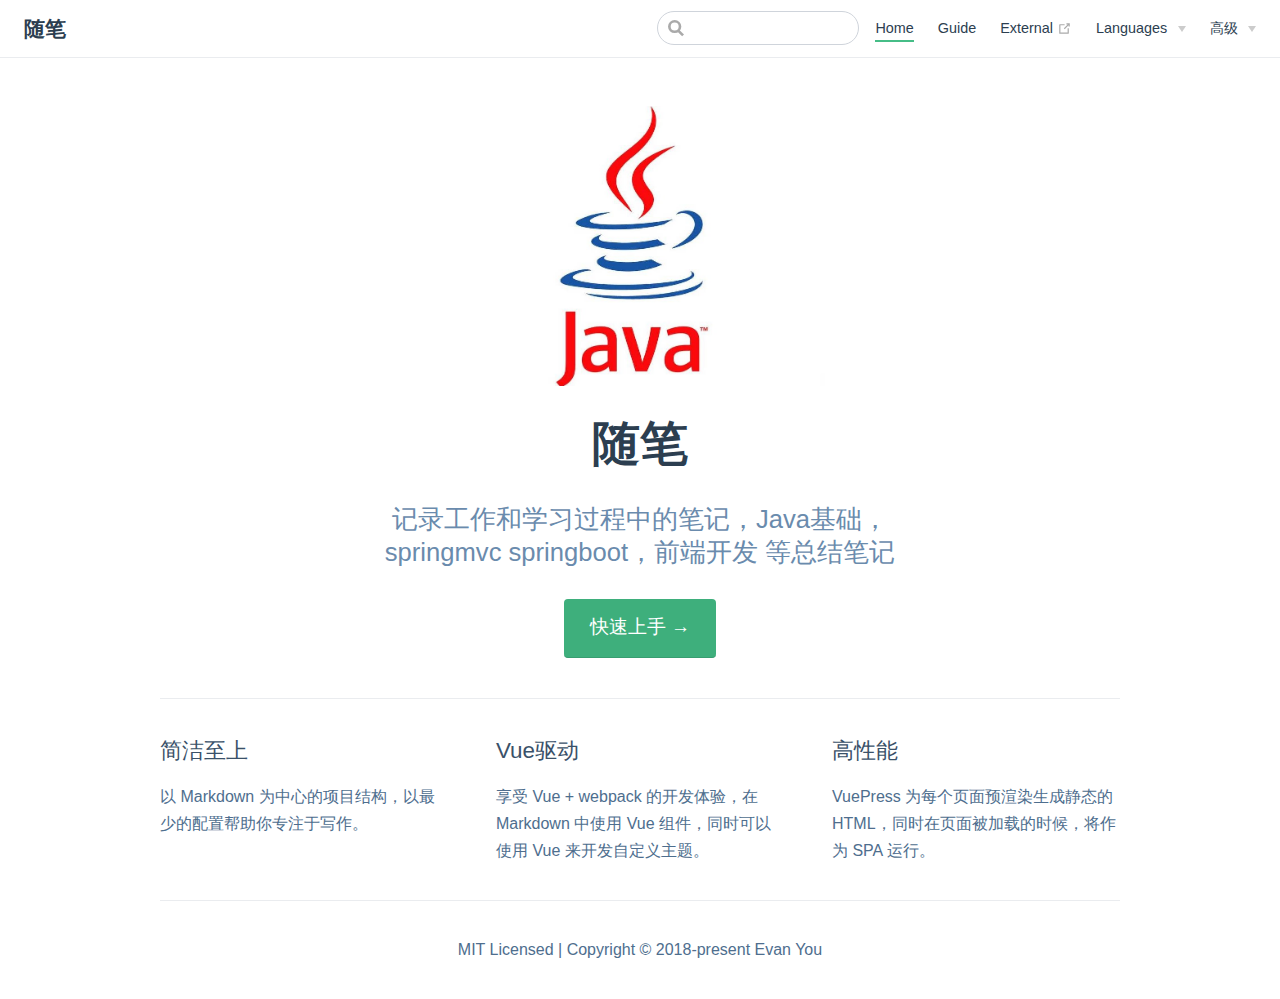
<file: index.html>
<!DOCTYPE html>
<html lang="en-US">
  <head>
    <meta charset="utf-8">
    <meta name="viewport" content="width=device-width,initial-scale=1">
    <title>随笔</title>
    <meta name="description" content="记录工作和学习过程中的笔记，Java基础，springmvc springboot，前端开发 等总结笔记">
    
    
    <link rel="preload" href="/assets/css/0.styles.0f95b1b7.css" as="style"><link rel="preload" href="/assets/js/app.8ebb2434.js" as="script"><link rel="preload" href="/assets/js/2.628c0579.js" as="script"><link rel="preload" href="/assets/js/6.0343980f.js" as="script"><link rel="prefetch" href="/assets/js/10.8957b16d.js"><link rel="prefetch" href="/assets/js/11.1a735852.js"><link rel="prefetch" href="/assets/js/12.a48df087.js"><link rel="prefetch" href="/assets/js/13.e732927b.js"><link rel="prefetch" href="/assets/js/14.74976e53.js"><link rel="prefetch" href="/assets/js/15.636e924c.js"><link rel="prefetch" href="/assets/js/16.8cca687c.js"><link rel="prefetch" href="/assets/js/17.479a62d3.js"><link rel="prefetch" href="/assets/js/18.89496310.js"><link rel="prefetch" href="/assets/js/19.af6cd4f5.js"><link rel="prefetch" href="/assets/js/3.334e05c4.js"><link rel="prefetch" href="/assets/js/4.f2814d93.js"><link rel="prefetch" href="/assets/js/5.f2ee3dfe.js"><link rel="prefetch" href="/assets/js/7.1286859d.js"><link rel="prefetch" href="/assets/js/8.9a2535db.js"><link rel="prefetch" href="/assets/js/9.34b1ef4f.js">
    <link rel="stylesheet" href="/assets/css/0.styles.0f95b1b7.css">
  </head>
  <body>
    <div id="app" data-server-rendered="true"><div class="theme-container no-sidebar"><header class="navbar"><div class="sidebar-button"><svg xmlns="http://www.w3.org/2000/svg" aria-hidden="true" role="img" viewBox="0 0 448 512" class="icon"><path fill="currentColor" d="M436 124H12c-6.627 0-12-5.373-12-12V80c0-6.627 5.373-12 12-12h424c6.627 0 12 5.373 12 12v32c0 6.627-5.373 12-12 12zm0 160H12c-6.627 0-12-5.373-12-12v-32c0-6.627 5.373-12 12-12h424c6.627 0 12 5.373 12 12v32c0 6.627-5.373 12-12 12zm0 160H12c-6.627 0-12-5.373-12-12v-32c0-6.627 5.373-12 12-12h424c6.627 0 12 5.373 12 12v32c0 6.627-5.373 12-12 12z"></path></svg></div> <a href="/" class="home-link router-link-exact-active router-link-active"><!----> <span class="site-name">随笔</span></a> <div class="links"><div class="search-box"><input aria-label="Search" autocomplete="off" spellcheck="false" value=""> <!----></div> <nav class="nav-links can-hide"><div class="nav-item"><a href="/" class="nav-link router-link-exact-active router-link-active">Home</a></div><div class="nav-item"><a href="/guide/" class="nav-link">Guide</a></div><div class="nav-item"><a href="https://google.com" target="_blank" rel="noopener noreferrer" class="nav-link external">
  External
  <svg xmlns="http://www.w3.org/2000/svg" aria-hidden="true" x="0px" y="0px" viewBox="0 0 100 100" width="15" height="15" class="icon outbound"><path fill="currentColor" d="M18.8,85.1h56l0,0c2.2,0,4-1.8,4-4v-32h-8v28h-48v-48h28v-8h-32l0,0c-2.2,0-4,1.8-4,4v56C14.8,83.3,16.6,85.1,18.8,85.1z"></path> <polygon fill="currentColor" points="45.7,48.7 51.3,54.3 77.2,28.5 77.2,37.2 85.2,37.2 85.2,14.9 62.8,14.9 62.8,22.9 71.5,22.9"></polygon></svg></a></div><div class="nav-item"><div class="dropdown-wrapper"><button type="button" aria-label="Languages" class="dropdown-title"><span class="title">Languages</span> <span class="arrow right"></span></button> <ul class="nav-dropdown" style="display:none;"><li class="dropdown-item"><!----> <a href="/language/chinese.html" class="nav-link">Chinese</a></li><li class="dropdown-item"><!----> <a href="/language/japanese.html" class="nav-link">Japanese</a></li></ul></div></div><div class="nav-item"><div class="dropdown-wrapper"><button type="button" aria-label="高级" class="dropdown-title"><span class="title">高级</span> <span class="arrow right"></span></button> <ul class="nav-dropdown" style="display:none;"><li class="dropdown-item"><h4>算法</h4> <ul class="dropdown-subitem-wrapper"><li class="dropdown-subitem"><a href="/language/chinese.html" class="nav-link">冒泡</a></li><li class="dropdown-subitem"><a href="/language/japanese.html" class="nav-link">快速</a></li></ul></li><li class="dropdown-item"><h4>设计模式</h4> <ul class="dropdown-subitem-wrapper"><li class="dropdown-subitem"><a href="/home2.html" class="nav-link">工厂</a></li><li class="dropdown-subitem"><a href="/home1.html" class="nav-link">单例</a></li></ul></li></ul></div></div> <!----></nav></div></header> <div class="sidebar-mask"></div> <aside class="sidebar"><nav class="nav-links"><div class="nav-item"><a href="/" class="nav-link router-link-exact-active router-link-active">Home</a></div><div class="nav-item"><a href="/guide/" class="nav-link">Guide</a></div><div class="nav-item"><a href="https://google.com" target="_blank" rel="noopener noreferrer" class="nav-link external">
  External
  <svg xmlns="http://www.w3.org/2000/svg" aria-hidden="true" x="0px" y="0px" viewBox="0 0 100 100" width="15" height="15" class="icon outbound"><path fill="currentColor" d="M18.8,85.1h56l0,0c2.2,0,4-1.8,4-4v-32h-8v28h-48v-48h28v-8h-32l0,0c-2.2,0-4,1.8-4,4v56C14.8,83.3,16.6,85.1,18.8,85.1z"></path> <polygon fill="currentColor" points="45.7,48.7 51.3,54.3 77.2,28.5 77.2,37.2 85.2,37.2 85.2,14.9 62.8,14.9 62.8,22.9 71.5,22.9"></polygon></svg></a></div><div class="nav-item"><div class="dropdown-wrapper"><button type="button" aria-label="Languages" class="dropdown-title"><span class="title">Languages</span> <span class="arrow right"></span></button> <ul class="nav-dropdown" style="display:none;"><li class="dropdown-item"><!----> <a href="/language/chinese.html" class="nav-link">Chinese</a></li><li class="dropdown-item"><!----> <a href="/language/japanese.html" class="nav-link">Japanese</a></li></ul></div></div><div class="nav-item"><div class="dropdown-wrapper"><button type="button" aria-label="高级" class="dropdown-title"><span class="title">高级</span> <span class="arrow right"></span></button> <ul class="nav-dropdown" style="display:none;"><li class="dropdown-item"><h4>算法</h4> <ul class="dropdown-subitem-wrapper"><li class="dropdown-subitem"><a href="/language/chinese.html" class="nav-link">冒泡</a></li><li class="dropdown-subitem"><a href="/language/japanese.html" class="nav-link">快速</a></li></ul></li><li class="dropdown-item"><h4>设计模式</h4> <ul class="dropdown-subitem-wrapper"><li class="dropdown-subitem"><a href="/home2.html" class="nav-link">工厂</a></li><li class="dropdown-subitem"><a href="/home1.html" class="nav-link">单例</a></li></ul></li></ul></div></div> <!----></nav>  <ul class="sidebar-links"><li><section class="sidebar-group depth-0"><p class="sidebar-heading open"><span>Home</span> <!----></p> <!----></section></li></ul> </aside> <main aria-labelledby="main-title" class="home"><header class="hero"><img src="./images/timg.jpg" alt="hero"> <h1 id="main-title">随笔</h1> <p class="description">
      记录工作和学习过程中的笔记，Java基础，springmvc springboot，前端开发 等总结笔记
    </p> <p class="action"><a href="/Home1.html" class="nav-link action-button">快速上手 →</a></p></header> <div class="features"><div class="feature"><h2>简洁至上</h2> <p>以 Markdown 为中心的项目结构，以最少的配置帮助你专注于写作。</p></div><div class="feature"><h2>Vue驱动</h2> <p>享受 Vue + webpack 的开发体验，在 Markdown 中使用 Vue 组件，同时可以使用 Vue 来开发自定义主题。</p></div><div class="feature"><h2>高性能</h2> <p>VuePress 为每个页面预渲染生成静态的 HTML，同时在页面被加载的时候，将作为 SPA 运行。</p></div></div> <div class="theme-default-content custom content__default"></div> <div class="footer">
    MIT Licensed | Copyright © 2018-present Evan You
  </div></main></div><div class="global-ui"></div></div>
    <script src="/assets/js/app.8ebb2434.js" defer></script><script src="/assets/js/2.628c0579.js" defer></script><script src="/assets/js/6.0343980f.js" defer></script>
  </body>
</html>
</file>
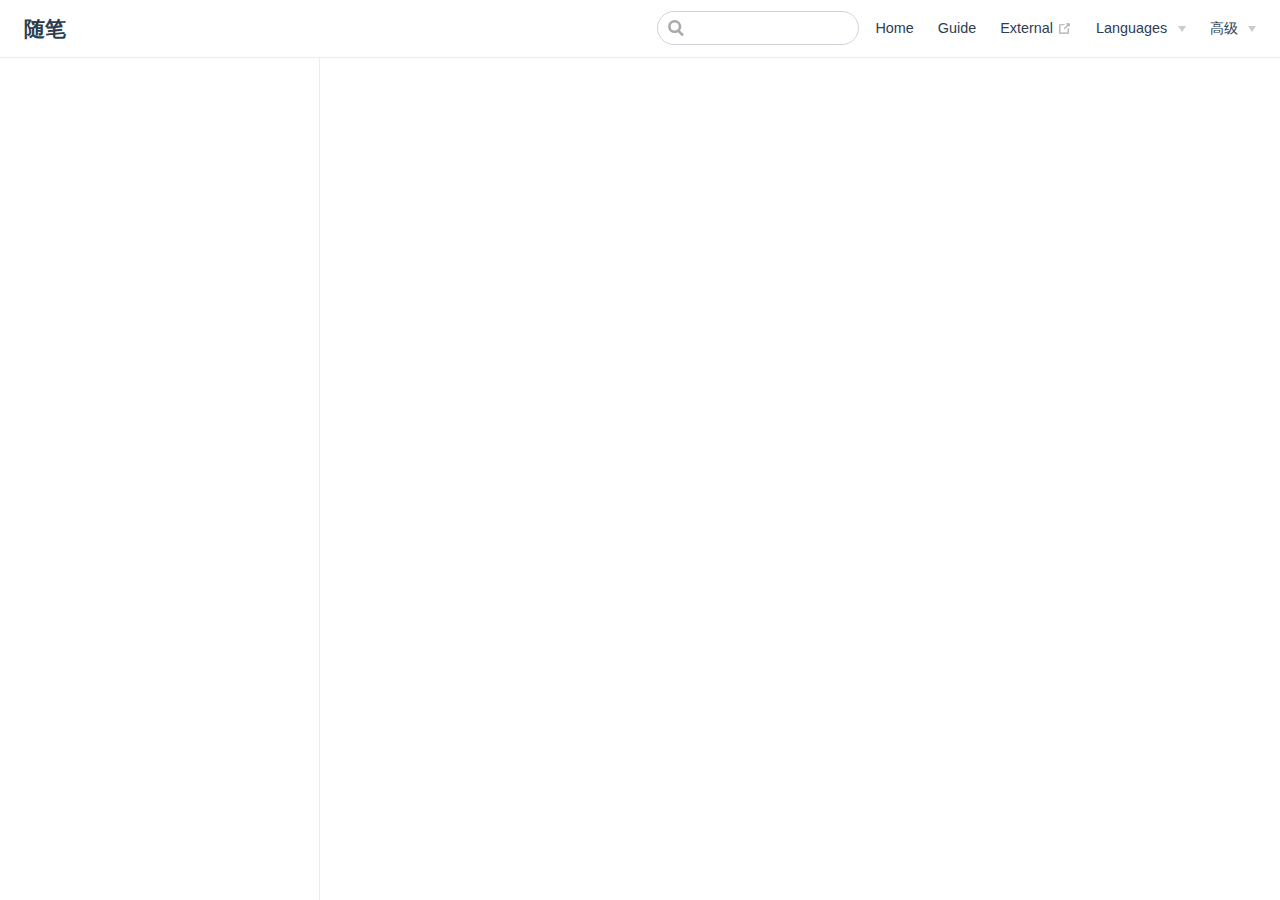
<file: bar/index.html>
<!DOCTYPE html>
<html lang="en-US">
  <head>
    <meta charset="utf-8">
    <meta name="viewport" content="width=device-width,initial-scale=1">
    <title>随笔</title>
    <meta name="description" content="记录工作和学习过程中的笔记，Java基础，springmvc springboot，前端开发 等总结笔记">
    
    
    <link rel="preload" href="/assets/css/0.styles.0f95b1b7.css" as="style"><link rel="preload" href="/assets/js/app.8ebb2434.js" as="script"><link rel="preload" href="/assets/js/2.628c0579.js" as="script"><link rel="preload" href="/assets/js/7.1286859d.js" as="script"><link rel="prefetch" href="/assets/js/10.8957b16d.js"><link rel="prefetch" href="/assets/js/11.1a735852.js"><link rel="prefetch" href="/assets/js/12.a48df087.js"><link rel="prefetch" href="/assets/js/13.e732927b.js"><link rel="prefetch" href="/assets/js/14.74976e53.js"><link rel="prefetch" href="/assets/js/15.636e924c.js"><link rel="prefetch" href="/assets/js/16.8cca687c.js"><link rel="prefetch" href="/assets/js/17.479a62d3.js"><link rel="prefetch" href="/assets/js/18.89496310.js"><link rel="prefetch" href="/assets/js/19.af6cd4f5.js"><link rel="prefetch" href="/assets/js/3.334e05c4.js"><link rel="prefetch" href="/assets/js/4.f2814d93.js"><link rel="prefetch" href="/assets/js/5.f2ee3dfe.js"><link rel="prefetch" href="/assets/js/6.0343980f.js"><link rel="prefetch" href="/assets/js/8.9a2535db.js"><link rel="prefetch" href="/assets/js/9.34b1ef4f.js">
    <link rel="stylesheet" href="/assets/css/0.styles.0f95b1b7.css">
  </head>
  <body>
    <div id="app" data-server-rendered="true"><div class="theme-container"><header class="navbar"><div class="sidebar-button"><svg xmlns="http://www.w3.org/2000/svg" aria-hidden="true" role="img" viewBox="0 0 448 512" class="icon"><path fill="currentColor" d="M436 124H12c-6.627 0-12-5.373-12-12V80c0-6.627 5.373-12 12-12h424c6.627 0 12 5.373 12 12v32c0 6.627-5.373 12-12 12zm0 160H12c-6.627 0-12-5.373-12-12v-32c0-6.627 5.373-12 12-12h424c6.627 0 12 5.373 12 12v32c0 6.627-5.373 12-12 12zm0 160H12c-6.627 0-12-5.373-12-12v-32c0-6.627 5.373-12 12-12h424c6.627 0 12 5.373 12 12v32c0 6.627-5.373 12-12 12z"></path></svg></div> <a href="/" class="home-link router-link-active"><!----> <span class="site-name">随笔</span></a> <div class="links"><div class="search-box"><input aria-label="Search" autocomplete="off" spellcheck="false" value=""> <!----></div> <nav class="nav-links can-hide"><div class="nav-item"><a href="/" class="nav-link">Home</a></div><div class="nav-item"><a href="/guide/" class="nav-link">Guide</a></div><div class="nav-item"><a href="https://google.com" target="_blank" rel="noopener noreferrer" class="nav-link external">
  External
  <svg xmlns="http://www.w3.org/2000/svg" aria-hidden="true" x="0px" y="0px" viewBox="0 0 100 100" width="15" height="15" class="icon outbound"><path fill="currentColor" d="M18.8,85.1h56l0,0c2.2,0,4-1.8,4-4v-32h-8v28h-48v-48h28v-8h-32l0,0c-2.2,0-4,1.8-4,4v56C14.8,83.3,16.6,85.1,18.8,85.1z"></path> <polygon fill="currentColor" points="45.7,48.7 51.3,54.3 77.2,28.5 77.2,37.2 85.2,37.2 85.2,14.9 62.8,14.9 62.8,22.9 71.5,22.9"></polygon></svg></a></div><div class="nav-item"><div class="dropdown-wrapper"><button type="button" aria-label="Languages" class="dropdown-title"><span class="title">Languages</span> <span class="arrow right"></span></button> <ul class="nav-dropdown" style="display:none;"><li class="dropdown-item"><!----> <a href="/language/chinese.html" class="nav-link">Chinese</a></li><li class="dropdown-item"><!----> <a href="/language/japanese.html" class="nav-link">Japanese</a></li></ul></div></div><div class="nav-item"><div class="dropdown-wrapper"><button type="button" aria-label="高级" class="dropdown-title"><span class="title">高级</span> <span class="arrow right"></span></button> <ul class="nav-dropdown" style="display:none;"><li class="dropdown-item"><h4>算法</h4> <ul class="dropdown-subitem-wrapper"><li class="dropdown-subitem"><a href="/language/chinese.html" class="nav-link">冒泡</a></li><li class="dropdown-subitem"><a href="/language/japanese.html" class="nav-link">快速</a></li></ul></li><li class="dropdown-item"><h4>设计模式</h4> <ul class="dropdown-subitem-wrapper"><li class="dropdown-subitem"><a href="/home2.html" class="nav-link">工厂</a></li><li class="dropdown-subitem"><a href="/home1.html" class="nav-link">单例</a></li></ul></li></ul></div></div> <!----></nav></div></header> <div class="sidebar-mask"></div> <aside class="sidebar"><nav class="nav-links"><div class="nav-item"><a href="/" class="nav-link">Home</a></div><div class="nav-item"><a href="/guide/" class="nav-link">Guide</a></div><div class="nav-item"><a href="https://google.com" target="_blank" rel="noopener noreferrer" class="nav-link external">
  External
  <svg xmlns="http://www.w3.org/2000/svg" aria-hidden="true" x="0px" y="0px" viewBox="0 0 100 100" width="15" height="15" class="icon outbound"><path fill="currentColor" d="M18.8,85.1h56l0,0c2.2,0,4-1.8,4-4v-32h-8v28h-48v-48h28v-8h-32l0,0c-2.2,0-4,1.8-4,4v56C14.8,83.3,16.6,85.1,18.8,85.1z"></path> <polygon fill="currentColor" points="45.7,48.7 51.3,54.3 77.2,28.5 77.2,37.2 85.2,37.2 85.2,14.9 62.8,14.9 62.8,22.9 71.5,22.9"></polygon></svg></a></div><div class="nav-item"><div class="dropdown-wrapper"><button type="button" aria-label="Languages" class="dropdown-title"><span class="title">Languages</span> <span class="arrow right"></span></button> <ul class="nav-dropdown" style="display:none;"><li class="dropdown-item"><!----> <a href="/language/chinese.html" class="nav-link">Chinese</a></li><li class="dropdown-item"><!----> <a href="/language/japanese.html" class="nav-link">Japanese</a></li></ul></div></div><div class="nav-item"><div class="dropdown-wrapper"><button type="button" aria-label="高级" class="dropdown-title"><span class="title">高级</span> <span class="arrow right"></span></button> <ul class="nav-dropdown" style="display:none;"><li class="dropdown-item"><h4>算法</h4> <ul class="dropdown-subitem-wrapper"><li class="dropdown-subitem"><a href="/language/chinese.html" class="nav-link">冒泡</a></li><li class="dropdown-subitem"><a href="/language/japanese.html" class="nav-link">快速</a></li></ul></li><li class="dropdown-item"><h4>设计模式</h4> <ul class="dropdown-subitem-wrapper"><li class="dropdown-subitem"><a href="/home2.html" class="nav-link">工厂</a></li><li class="dropdown-subitem"><a href="/home1.html" class="nav-link">单例</a></li></ul></li></ul></div></div> <!----></nav>  <ul class="sidebar-links"><li><section class="sidebar-group depth-0"><p class="sidebar-heading open"><span></span> <!----></p> <!----></section></li></ul> </aside> <main class="page"> <div class="theme-default-content content__default"></div> <footer class="page-edit"><!----> <!----></footer> <!----> </main></div><div class="global-ui"></div></div>
    <script src="/assets/js/app.8ebb2434.js" defer></script><script src="/assets/js/2.628c0579.js" defer></script><script src="/assets/js/7.1286859d.js" defer></script>
  </body>
</html>
</file>
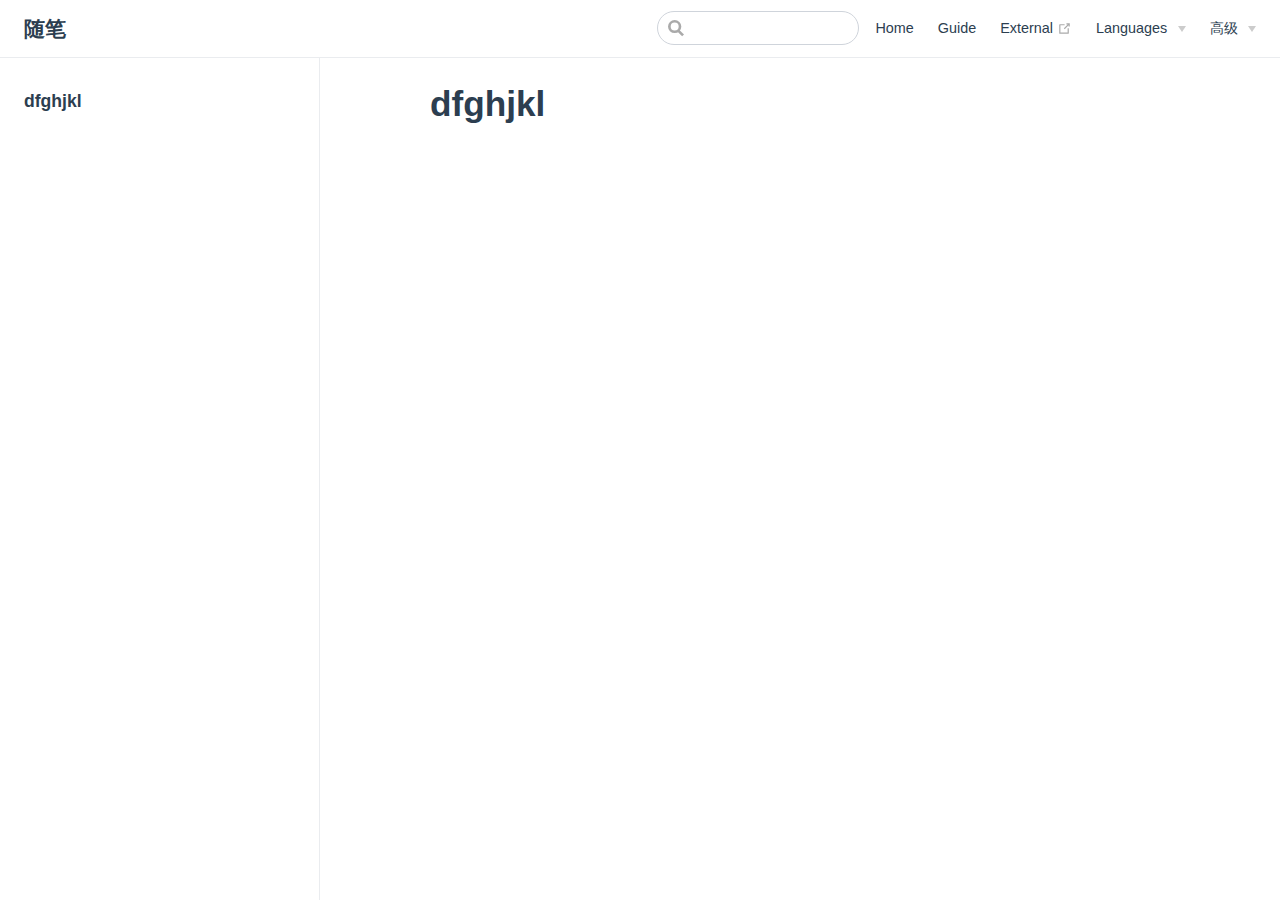
<file: language/index.html>
<!DOCTYPE html>
<html lang="en-US">
  <head>
    <meta charset="utf-8">
    <meta name="viewport" content="width=device-width,initial-scale=1">
    <title>dfghjkl | 随笔</title>
    <meta name="description" content="记录工作和学习过程中的笔记，Java基础，springmvc springboot，前端开发 等总结笔记">
    
    
    <link rel="preload" href="/assets/css/0.styles.0f95b1b7.css" as="style"><link rel="preload" href="/assets/js/app.8ebb2434.js" as="script"><link rel="preload" href="/assets/js/2.628c0579.js" as="script"><link rel="preload" href="/assets/js/13.e732927b.js" as="script"><link rel="prefetch" href="/assets/js/10.8957b16d.js"><link rel="prefetch" href="/assets/js/11.1a735852.js"><link rel="prefetch" href="/assets/js/12.a48df087.js"><link rel="prefetch" href="/assets/js/14.74976e53.js"><link rel="prefetch" href="/assets/js/15.636e924c.js"><link rel="prefetch" href="/assets/js/16.8cca687c.js"><link rel="prefetch" href="/assets/js/17.479a62d3.js"><link rel="prefetch" href="/assets/js/18.89496310.js"><link rel="prefetch" href="/assets/js/19.af6cd4f5.js"><link rel="prefetch" href="/assets/js/3.334e05c4.js"><link rel="prefetch" href="/assets/js/4.f2814d93.js"><link rel="prefetch" href="/assets/js/5.f2ee3dfe.js"><link rel="prefetch" href="/assets/js/6.0343980f.js"><link rel="prefetch" href="/assets/js/7.1286859d.js"><link rel="prefetch" href="/assets/js/8.9a2535db.js"><link rel="prefetch" href="/assets/js/9.34b1ef4f.js">
    <link rel="stylesheet" href="/assets/css/0.styles.0f95b1b7.css">
  </head>
  <body>
    <div id="app" data-server-rendered="true"><div class="theme-container"><header class="navbar"><div class="sidebar-button"><svg xmlns="http://www.w3.org/2000/svg" aria-hidden="true" role="img" viewBox="0 0 448 512" class="icon"><path fill="currentColor" d="M436 124H12c-6.627 0-12-5.373-12-12V80c0-6.627 5.373-12 12-12h424c6.627 0 12 5.373 12 12v32c0 6.627-5.373 12-12 12zm0 160H12c-6.627 0-12-5.373-12-12v-32c0-6.627 5.373-12 12-12h424c6.627 0 12 5.373 12 12v32c0 6.627-5.373 12-12 12zm0 160H12c-6.627 0-12-5.373-12-12v-32c0-6.627 5.373-12 12-12h424c6.627 0 12 5.373 12 12v32c0 6.627-5.373 12-12 12z"></path></svg></div> <a href="/" class="home-link router-link-active"><!----> <span class="site-name">随笔</span></a> <div class="links"><div class="search-box"><input aria-label="Search" autocomplete="off" spellcheck="false" value=""> <!----></div> <nav class="nav-links can-hide"><div class="nav-item"><a href="/" class="nav-link">Home</a></div><div class="nav-item"><a href="/guide/" class="nav-link">Guide</a></div><div class="nav-item"><a href="https://google.com" target="_blank" rel="noopener noreferrer" class="nav-link external">
  External
  <svg xmlns="http://www.w3.org/2000/svg" aria-hidden="true" x="0px" y="0px" viewBox="0 0 100 100" width="15" height="15" class="icon outbound"><path fill="currentColor" d="M18.8,85.1h56l0,0c2.2,0,4-1.8,4-4v-32h-8v28h-48v-48h28v-8h-32l0,0c-2.2,0-4,1.8-4,4v56C14.8,83.3,16.6,85.1,18.8,85.1z"></path> <polygon fill="currentColor" points="45.7,48.7 51.3,54.3 77.2,28.5 77.2,37.2 85.2,37.2 85.2,14.9 62.8,14.9 62.8,22.9 71.5,22.9"></polygon></svg></a></div><div class="nav-item"><div class="dropdown-wrapper"><button type="button" aria-label="Languages" class="dropdown-title"><span class="title">Languages</span> <span class="arrow right"></span></button> <ul class="nav-dropdown" style="display:none;"><li class="dropdown-item"><!----> <a href="/language/chinese.html" class="nav-link">Chinese</a></li><li class="dropdown-item"><!----> <a href="/language/japanese.html" class="nav-link">Japanese</a></li></ul></div></div><div class="nav-item"><div class="dropdown-wrapper"><button type="button" aria-label="高级" class="dropdown-title"><span class="title">高级</span> <span class="arrow right"></span></button> <ul class="nav-dropdown" style="display:none;"><li class="dropdown-item"><h4>算法</h4> <ul class="dropdown-subitem-wrapper"><li class="dropdown-subitem"><a href="/language/chinese.html" class="nav-link">冒泡</a></li><li class="dropdown-subitem"><a href="/language/japanese.html" class="nav-link">快速</a></li></ul></li><li class="dropdown-item"><h4>设计模式</h4> <ul class="dropdown-subitem-wrapper"><li class="dropdown-subitem"><a href="/home2.html" class="nav-link">工厂</a></li><li class="dropdown-subitem"><a href="/home1.html" class="nav-link">单例</a></li></ul></li></ul></div></div> <!----></nav></div></header> <div class="sidebar-mask"></div> <aside class="sidebar"><nav class="nav-links"><div class="nav-item"><a href="/" class="nav-link">Home</a></div><div class="nav-item"><a href="/guide/" class="nav-link">Guide</a></div><div class="nav-item"><a href="https://google.com" target="_blank" rel="noopener noreferrer" class="nav-link external">
  External
  <svg xmlns="http://www.w3.org/2000/svg" aria-hidden="true" x="0px" y="0px" viewBox="0 0 100 100" width="15" height="15" class="icon outbound"><path fill="currentColor" d="M18.8,85.1h56l0,0c2.2,0,4-1.8,4-4v-32h-8v28h-48v-48h28v-8h-32l0,0c-2.2,0-4,1.8-4,4v56C14.8,83.3,16.6,85.1,18.8,85.1z"></path> <polygon fill="currentColor" points="45.7,48.7 51.3,54.3 77.2,28.5 77.2,37.2 85.2,37.2 85.2,14.9 62.8,14.9 62.8,22.9 71.5,22.9"></polygon></svg></a></div><div class="nav-item"><div class="dropdown-wrapper"><button type="button" aria-label="Languages" class="dropdown-title"><span class="title">Languages</span> <span class="arrow right"></span></button> <ul class="nav-dropdown" style="display:none;"><li class="dropdown-item"><!----> <a href="/language/chinese.html" class="nav-link">Chinese</a></li><li class="dropdown-item"><!----> <a href="/language/japanese.html" class="nav-link">Japanese</a></li></ul></div></div><div class="nav-item"><div class="dropdown-wrapper"><button type="button" aria-label="高级" class="dropdown-title"><span class="title">高级</span> <span class="arrow right"></span></button> <ul class="nav-dropdown" style="display:none;"><li class="dropdown-item"><h4>算法</h4> <ul class="dropdown-subitem-wrapper"><li class="dropdown-subitem"><a href="/language/chinese.html" class="nav-link">冒泡</a></li><li class="dropdown-subitem"><a href="/language/japanese.html" class="nav-link">快速</a></li></ul></li><li class="dropdown-item"><h4>设计模式</h4> <ul class="dropdown-subitem-wrapper"><li class="dropdown-subitem"><a href="/home2.html" class="nav-link">工厂</a></li><li class="dropdown-subitem"><a href="/home1.html" class="nav-link">单例</a></li></ul></li></ul></div></div> <!----></nav>  <ul class="sidebar-links"><li><section class="sidebar-group depth-0"><p class="sidebar-heading open"><span>dfghjkl</span> <!----></p> <!----></section></li></ul> </aside> <main class="page"> <div class="theme-default-content content__default"><h1 id="dfghjkl"><a href="#dfghjkl" class="header-anchor">#</a> dfghjkl</h1></div> <footer class="page-edit"><!----> <!----></footer> <!----> </main></div><div class="global-ui"></div></div>
    <script src="/assets/js/app.8ebb2434.js" defer></script><script src="/assets/js/2.628c0579.js" defer></script><script src="/assets/js/13.e732927b.js" defer></script>
  </body>
</html>
</file>
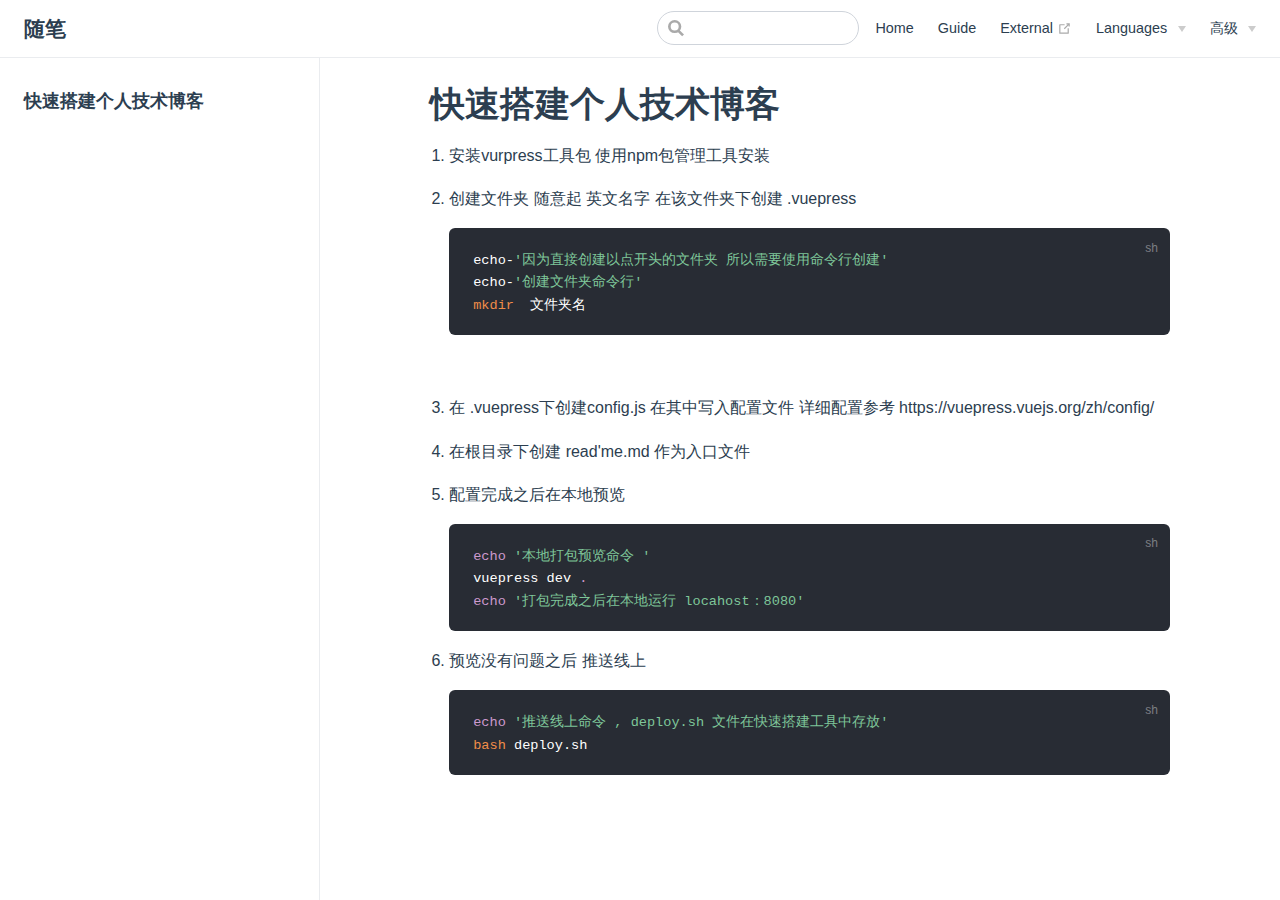
<file: Home1.html>
<!DOCTYPE html>
<html lang="en-US">
  <head>
    <meta charset="utf-8">
    <meta name="viewport" content="width=device-width,initial-scale=1">
    <title>快速搭建个人技术博客 | 随笔</title>
    <meta name="description" content="记录工作和学习过程中的笔记，Java基础，springmvc springboot，前端开发 等总结笔记">
    
    
    <link rel="preload" href="/assets/css/0.styles.0f95b1b7.css" as="style"><link rel="preload" href="/assets/js/app.8ebb2434.js" as="script"><link rel="preload" href="/assets/js/2.628c0579.js" as="script"><link rel="preload" href="/assets/js/5.f2ee3dfe.js" as="script"><link rel="prefetch" href="/assets/js/10.8957b16d.js"><link rel="prefetch" href="/assets/js/11.1a735852.js"><link rel="prefetch" href="/assets/js/12.a48df087.js"><link rel="prefetch" href="/assets/js/13.e732927b.js"><link rel="prefetch" href="/assets/js/14.74976e53.js"><link rel="prefetch" href="/assets/js/15.636e924c.js"><link rel="prefetch" href="/assets/js/16.8cca687c.js"><link rel="prefetch" href="/assets/js/17.479a62d3.js"><link rel="prefetch" href="/assets/js/18.89496310.js"><link rel="prefetch" href="/assets/js/19.af6cd4f5.js"><link rel="prefetch" href="/assets/js/3.334e05c4.js"><link rel="prefetch" href="/assets/js/4.f2814d93.js"><link rel="prefetch" href="/assets/js/6.0343980f.js"><link rel="prefetch" href="/assets/js/7.1286859d.js"><link rel="prefetch" href="/assets/js/8.9a2535db.js"><link rel="prefetch" href="/assets/js/9.34b1ef4f.js">
    <link rel="stylesheet" href="/assets/css/0.styles.0f95b1b7.css">
  </head>
  <body>
    <div id="app" data-server-rendered="true"><div class="theme-container"><header class="navbar"><div class="sidebar-button"><svg xmlns="http://www.w3.org/2000/svg" aria-hidden="true" role="img" viewBox="0 0 448 512" class="icon"><path fill="currentColor" d="M436 124H12c-6.627 0-12-5.373-12-12V80c0-6.627 5.373-12 12-12h424c6.627 0 12 5.373 12 12v32c0 6.627-5.373 12-12 12zm0 160H12c-6.627 0-12-5.373-12-12v-32c0-6.627 5.373-12 12-12h424c6.627 0 12 5.373 12 12v32c0 6.627-5.373 12-12 12zm0 160H12c-6.627 0-12-5.373-12-12v-32c0-6.627 5.373-12 12-12h424c6.627 0 12 5.373 12 12v32c0 6.627-5.373 12-12 12z"></path></svg></div> <a href="/" class="home-link router-link-active"><!----> <span class="site-name">随笔</span></a> <div class="links"><div class="search-box"><input aria-label="Search" autocomplete="off" spellcheck="false" value=""> <!----></div> <nav class="nav-links can-hide"><div class="nav-item"><a href="/" class="nav-link">Home</a></div><div class="nav-item"><a href="/guide/" class="nav-link">Guide</a></div><div class="nav-item"><a href="https://google.com" target="_blank" rel="noopener noreferrer" class="nav-link external">
  External
  <svg xmlns="http://www.w3.org/2000/svg" aria-hidden="true" x="0px" y="0px" viewBox="0 0 100 100" width="15" height="15" class="icon outbound"><path fill="currentColor" d="M18.8,85.1h56l0,0c2.2,0,4-1.8,4-4v-32h-8v28h-48v-48h28v-8h-32l0,0c-2.2,0-4,1.8-4,4v56C14.8,83.3,16.6,85.1,18.8,85.1z"></path> <polygon fill="currentColor" points="45.7,48.7 51.3,54.3 77.2,28.5 77.2,37.2 85.2,37.2 85.2,14.9 62.8,14.9 62.8,22.9 71.5,22.9"></polygon></svg></a></div><div class="nav-item"><div class="dropdown-wrapper"><button type="button" aria-label="Languages" class="dropdown-title"><span class="title">Languages</span> <span class="arrow right"></span></button> <ul class="nav-dropdown" style="display:none;"><li class="dropdown-item"><!----> <a href="/language/chinese.html" class="nav-link">Chinese</a></li><li class="dropdown-item"><!----> <a href="/language/japanese.html" class="nav-link">Japanese</a></li></ul></div></div><div class="nav-item"><div class="dropdown-wrapper"><button type="button" aria-label="高级" class="dropdown-title"><span class="title">高级</span> <span class="arrow right"></span></button> <ul class="nav-dropdown" style="display:none;"><li class="dropdown-item"><h4>算法</h4> <ul class="dropdown-subitem-wrapper"><li class="dropdown-subitem"><a href="/language/chinese.html" class="nav-link">冒泡</a></li><li class="dropdown-subitem"><a href="/language/japanese.html" class="nav-link">快速</a></li></ul></li><li class="dropdown-item"><h4>设计模式</h4> <ul class="dropdown-subitem-wrapper"><li class="dropdown-subitem"><a href="/home2.html" class="nav-link">工厂</a></li><li class="dropdown-subitem"><a href="/home1.html" class="nav-link">单例</a></li></ul></li></ul></div></div> <!----></nav></div></header> <div class="sidebar-mask"></div> <aside class="sidebar"><nav class="nav-links"><div class="nav-item"><a href="/" class="nav-link">Home</a></div><div class="nav-item"><a href="/guide/" class="nav-link">Guide</a></div><div class="nav-item"><a href="https://google.com" target="_blank" rel="noopener noreferrer" class="nav-link external">
  External
  <svg xmlns="http://www.w3.org/2000/svg" aria-hidden="true" x="0px" y="0px" viewBox="0 0 100 100" width="15" height="15" class="icon outbound"><path fill="currentColor" d="M18.8,85.1h56l0,0c2.2,0,4-1.8,4-4v-32h-8v28h-48v-48h28v-8h-32l0,0c-2.2,0-4,1.8-4,4v56C14.8,83.3,16.6,85.1,18.8,85.1z"></path> <polygon fill="currentColor" points="45.7,48.7 51.3,54.3 77.2,28.5 77.2,37.2 85.2,37.2 85.2,14.9 62.8,14.9 62.8,22.9 71.5,22.9"></polygon></svg></a></div><div class="nav-item"><div class="dropdown-wrapper"><button type="button" aria-label="Languages" class="dropdown-title"><span class="title">Languages</span> <span class="arrow right"></span></button> <ul class="nav-dropdown" style="display:none;"><li class="dropdown-item"><!----> <a href="/language/chinese.html" class="nav-link">Chinese</a></li><li class="dropdown-item"><!----> <a href="/language/japanese.html" class="nav-link">Japanese</a></li></ul></div></div><div class="nav-item"><div class="dropdown-wrapper"><button type="button" aria-label="高级" class="dropdown-title"><span class="title">高级</span> <span class="arrow right"></span></button> <ul class="nav-dropdown" style="display:none;"><li class="dropdown-item"><h4>算法</h4> <ul class="dropdown-subitem-wrapper"><li class="dropdown-subitem"><a href="/language/chinese.html" class="nav-link">冒泡</a></li><li class="dropdown-subitem"><a href="/language/japanese.html" class="nav-link">快速</a></li></ul></li><li class="dropdown-item"><h4>设计模式</h4> <ul class="dropdown-subitem-wrapper"><li class="dropdown-subitem"><a href="/home2.html" class="nav-link">工厂</a></li><li class="dropdown-subitem"><a href="/home1.html" class="nav-link">单例</a></li></ul></li></ul></div></div> <!----></nav>  <ul class="sidebar-links"><li><section class="sidebar-group depth-0"><p class="sidebar-heading open"><span>快速搭建个人技术博客</span> <!----></p> <!----></section></li></ul> </aside> <main class="page"> <div class="theme-default-content content__default"><h1 id="快速搭建个人技术博客"><a href="#快速搭建个人技术博客" class="header-anchor">#</a> 快速搭建个人技术博客</h1> <ol><li><p>安装vurpress工具包 使用npm包管理工具安装</p></li> <li><p>创建文件夹 随意起 英文名字 在该文件夹下创建 .vuepress</p> <div class="language-bash extra-class"><pre class="language-bash"><code>echo-<span class="token string">'因为直接创建以点开头的文件夹 所以需要使用命令行创建'</span>
echo-<span class="token string">'创建文件夹命令行'</span> 
<span class="token function">mkdir</span>  文件夹名
</code></pre></div><p>​</p></li> <li><p>在 .vuepress下创建config.js 在其中写入配置文件 详细配置参考 https://vuepress.vuejs.org/zh/config/</p></li> <li><p>在根目录下创建 read'me.md 作为入口文件</p></li> <li><p>配置完成之后在本地预览</p> <div class="language-bash extra-class"><pre class="language-bash"><code><span class="token builtin class-name">echo</span> <span class="token string">'本地打包预览命令 '</span>
vuepress dev <span class="token builtin class-name">.</span>
<span class="token builtin class-name">echo</span> <span class="token string">'打包完成之后在本地运行 locahost：8080'</span>
</code></pre></div></li> <li><p>预览没有问题之后 推送线上</p> <div class="language-bash extra-class"><pre class="language-bash"><code><span class="token builtin class-name">echo</span> <span class="token string">'推送线上命令 , deploy.sh 文件在快速搭建工具中存放'</span>
<span class="token function">bash</span> deploy.sh
</code></pre></div></li></ol></div> <footer class="page-edit"><!----> <!----></footer> <!----> </main></div><div class="global-ui"></div></div>
    <script src="/assets/js/app.8ebb2434.js" defer></script><script src="/assets/js/2.628c0579.js" defer></script><script src="/assets/js/5.f2ee3dfe.js" defer></script>
  </body>
</html>
</file>
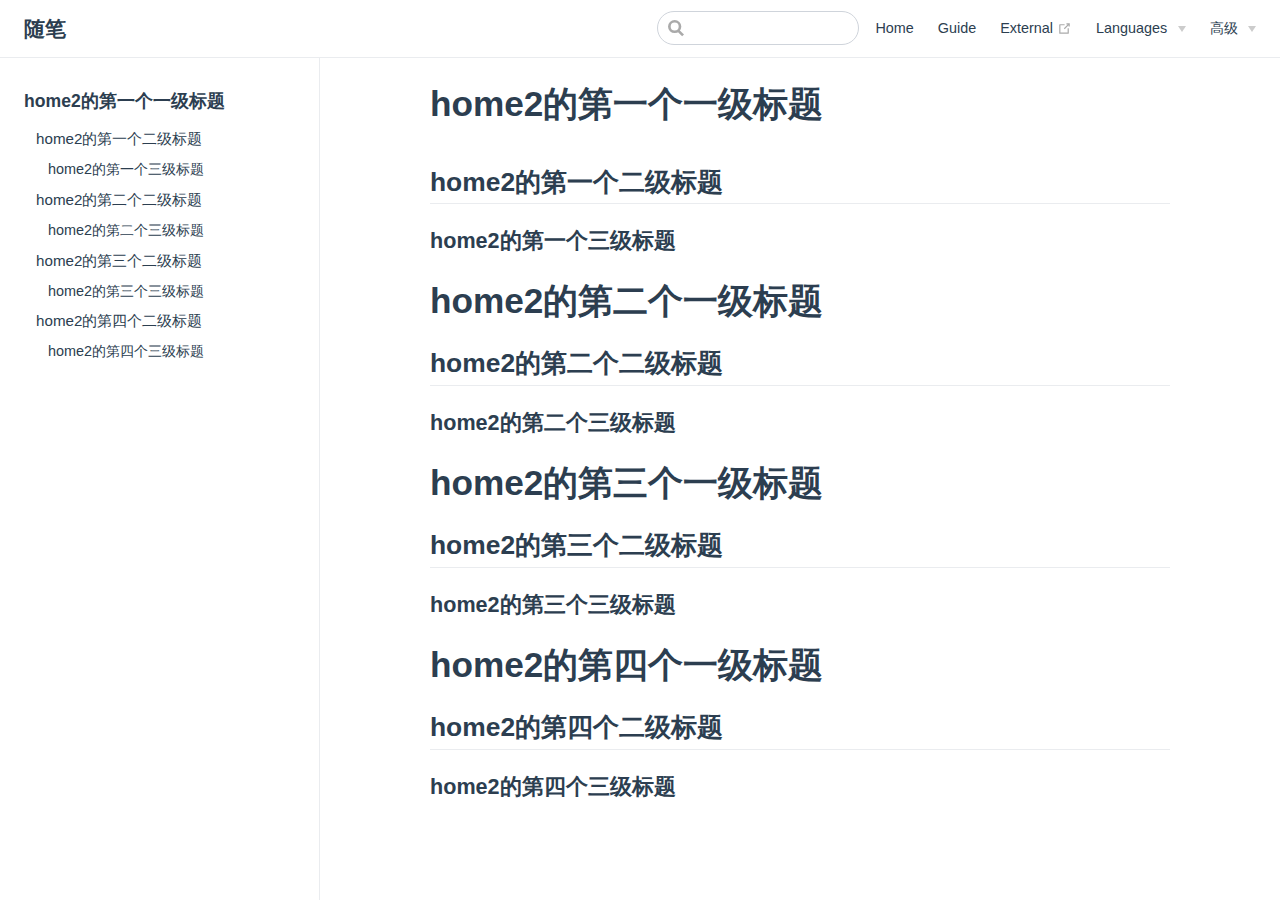
<file: home2.html>
<!DOCTYPE html>
<html lang="en-US">
  <head>
    <meta charset="utf-8">
    <meta name="viewport" content="width=device-width,initial-scale=1">
    <title>home2的第一个一级标题 | 随笔</title>
    <meta name="description" content="记录工作和学习过程中的笔记，Java基础，springmvc springboot，前端开发 等总结笔记">
    
    
    <link rel="preload" href="/assets/css/0.styles.0f95b1b7.css" as="style"><link rel="preload" href="/assets/js/app.8ebb2434.js" as="script"><link rel="preload" href="/assets/js/2.628c0579.js" as="script"><link rel="preload" href="/assets/js/11.1a735852.js" as="script"><link rel="prefetch" href="/assets/js/10.8957b16d.js"><link rel="prefetch" href="/assets/js/12.a48df087.js"><link rel="prefetch" href="/assets/js/13.e732927b.js"><link rel="prefetch" href="/assets/js/14.74976e53.js"><link rel="prefetch" href="/assets/js/15.636e924c.js"><link rel="prefetch" href="/assets/js/16.8cca687c.js"><link rel="prefetch" href="/assets/js/17.479a62d3.js"><link rel="prefetch" href="/assets/js/18.89496310.js"><link rel="prefetch" href="/assets/js/19.af6cd4f5.js"><link rel="prefetch" href="/assets/js/3.334e05c4.js"><link rel="prefetch" href="/assets/js/4.f2814d93.js"><link rel="prefetch" href="/assets/js/5.f2ee3dfe.js"><link rel="prefetch" href="/assets/js/6.0343980f.js"><link rel="prefetch" href="/assets/js/7.1286859d.js"><link rel="prefetch" href="/assets/js/8.9a2535db.js"><link rel="prefetch" href="/assets/js/9.34b1ef4f.js">
    <link rel="stylesheet" href="/assets/css/0.styles.0f95b1b7.css">
  </head>
  <body>
    <div id="app" data-server-rendered="true"><div class="theme-container"><header class="navbar"><div class="sidebar-button"><svg xmlns="http://www.w3.org/2000/svg" aria-hidden="true" role="img" viewBox="0 0 448 512" class="icon"><path fill="currentColor" d="M436 124H12c-6.627 0-12-5.373-12-12V80c0-6.627 5.373-12 12-12h424c6.627 0 12 5.373 12 12v32c0 6.627-5.373 12-12 12zm0 160H12c-6.627 0-12-5.373-12-12v-32c0-6.627 5.373-12 12-12h424c6.627 0 12 5.373 12 12v32c0 6.627-5.373 12-12 12zm0 160H12c-6.627 0-12-5.373-12-12v-32c0-6.627 5.373-12 12-12h424c6.627 0 12 5.373 12 12v32c0 6.627-5.373 12-12 12z"></path></svg></div> <a href="/" class="home-link router-link-active"><!----> <span class="site-name">随笔</span></a> <div class="links"><div class="search-box"><input aria-label="Search" autocomplete="off" spellcheck="false" value=""> <!----></div> <nav class="nav-links can-hide"><div class="nav-item"><a href="/" class="nav-link">Home</a></div><div class="nav-item"><a href="/guide/" class="nav-link">Guide</a></div><div class="nav-item"><a href="https://google.com" target="_blank" rel="noopener noreferrer" class="nav-link external">
  External
  <svg xmlns="http://www.w3.org/2000/svg" aria-hidden="true" x="0px" y="0px" viewBox="0 0 100 100" width="15" height="15" class="icon outbound"><path fill="currentColor" d="M18.8,85.1h56l0,0c2.2,0,4-1.8,4-4v-32h-8v28h-48v-48h28v-8h-32l0,0c-2.2,0-4,1.8-4,4v56C14.8,83.3,16.6,85.1,18.8,85.1z"></path> <polygon fill="currentColor" points="45.7,48.7 51.3,54.3 77.2,28.5 77.2,37.2 85.2,37.2 85.2,14.9 62.8,14.9 62.8,22.9 71.5,22.9"></polygon></svg></a></div><div class="nav-item"><div class="dropdown-wrapper"><button type="button" aria-label="Languages" class="dropdown-title"><span class="title">Languages</span> <span class="arrow right"></span></button> <ul class="nav-dropdown" style="display:none;"><li class="dropdown-item"><!----> <a href="/language/chinese.html" class="nav-link">Chinese</a></li><li class="dropdown-item"><!----> <a href="/language/japanese.html" class="nav-link">Japanese</a></li></ul></div></div><div class="nav-item"><div class="dropdown-wrapper"><button type="button" aria-label="高级" class="dropdown-title"><span class="title">高级</span> <span class="arrow right"></span></button> <ul class="nav-dropdown" style="display:none;"><li class="dropdown-item"><h4>算法</h4> <ul class="dropdown-subitem-wrapper"><li class="dropdown-subitem"><a href="/language/chinese.html" class="nav-link">冒泡</a></li><li class="dropdown-subitem"><a href="/language/japanese.html" class="nav-link">快速</a></li></ul></li><li class="dropdown-item"><h4>设计模式</h4> <ul class="dropdown-subitem-wrapper"><li class="dropdown-subitem"><a href="/home2.html" class="nav-link router-link-exact-active router-link-active">工厂</a></li><li class="dropdown-subitem"><a href="/home1.html" class="nav-link">单例</a></li></ul></li></ul></div></div> <!----></nav></div></header> <div class="sidebar-mask"></div> <aside class="sidebar"><nav class="nav-links"><div class="nav-item"><a href="/" class="nav-link">Home</a></div><div class="nav-item"><a href="/guide/" class="nav-link">Guide</a></div><div class="nav-item"><a href="https://google.com" target="_blank" rel="noopener noreferrer" class="nav-link external">
  External
  <svg xmlns="http://www.w3.org/2000/svg" aria-hidden="true" x="0px" y="0px" viewBox="0 0 100 100" width="15" height="15" class="icon outbound"><path fill="currentColor" d="M18.8,85.1h56l0,0c2.2,0,4-1.8,4-4v-32h-8v28h-48v-48h28v-8h-32l0,0c-2.2,0-4,1.8-4,4v56C14.8,83.3,16.6,85.1,18.8,85.1z"></path> <polygon fill="currentColor" points="45.7,48.7 51.3,54.3 77.2,28.5 77.2,37.2 85.2,37.2 85.2,14.9 62.8,14.9 62.8,22.9 71.5,22.9"></polygon></svg></a></div><div class="nav-item"><div class="dropdown-wrapper"><button type="button" aria-label="Languages" class="dropdown-title"><span class="title">Languages</span> <span class="arrow right"></span></button> <ul class="nav-dropdown" style="display:none;"><li class="dropdown-item"><!----> <a href="/language/chinese.html" class="nav-link">Chinese</a></li><li class="dropdown-item"><!----> <a href="/language/japanese.html" class="nav-link">Japanese</a></li></ul></div></div><div class="nav-item"><div class="dropdown-wrapper"><button type="button" aria-label="高级" class="dropdown-title"><span class="title">高级</span> <span class="arrow right"></span></button> <ul class="nav-dropdown" style="display:none;"><li class="dropdown-item"><h4>算法</h4> <ul class="dropdown-subitem-wrapper"><li class="dropdown-subitem"><a href="/language/chinese.html" class="nav-link">冒泡</a></li><li class="dropdown-subitem"><a href="/language/japanese.html" class="nav-link">快速</a></li></ul></li><li class="dropdown-item"><h4>设计模式</h4> <ul class="dropdown-subitem-wrapper"><li class="dropdown-subitem"><a href="/home2.html" class="nav-link router-link-exact-active router-link-active">工厂</a></li><li class="dropdown-subitem"><a href="/home1.html" class="nav-link">单例</a></li></ul></li></ul></div></div> <!----></nav>  <ul class="sidebar-links"><li><section class="sidebar-group depth-0"><p class="sidebar-heading open"><span>home2的第一个一级标题</span> <!----></p> <ul class="sidebar-links sidebar-group-items"><li><a href="/home2.html#home2的第一个二级标题" class="sidebar-link">home2的第一个二级标题</a><ul class="sidebar-sub-headers"><li class="sidebar-sub-header"><a href="/home2.html#home2的第一个三级标题" class="sidebar-link">home2的第一个三级标题</a></li></ul></li><li><a href="/home2.html#home2的第二个二级标题" class="sidebar-link">home2的第二个二级标题</a><ul class="sidebar-sub-headers"><li class="sidebar-sub-header"><a href="/home2.html#home2的第二个三级标题" class="sidebar-link">home2的第二个三级标题</a></li></ul></li><li><a href="/home2.html#home2的第三个二级标题" class="sidebar-link">home2的第三个二级标题</a><ul class="sidebar-sub-headers"><li class="sidebar-sub-header"><a href="/home2.html#home2的第三个三级标题" class="sidebar-link">home2的第三个三级标题</a></li></ul></li><li><a href="/home2.html#home2的第四个二级标题" class="sidebar-link">home2的第四个二级标题</a><ul class="sidebar-sub-headers"><li class="sidebar-sub-header"><a href="/home2.html#home2的第四个三级标题" class="sidebar-link">home2的第四个三级标题</a></li></ul></li></ul></section></li></ul> </aside> <main class="page"> <div class="theme-default-content content__default"><h1 id="home2的第一个一级标题"><a href="#home2的第一个一级标题" class="header-anchor">#</a> home2的第一个一级标题</h1> <h2 id="home2的第一个二级标题"><a href="#home2的第一个二级标题" class="header-anchor">#</a> home2的第一个二级标题</h2> <h3 id="home2的第一个三级标题"><a href="#home2的第一个三级标题" class="header-anchor">#</a> home2的第一个三级标题</h3> <h1 id="home2的第二个一级标题"><a href="#home2的第二个一级标题" class="header-anchor">#</a> home2的第二个一级标题</h1> <h2 id="home2的第二个二级标题"><a href="#home2的第二个二级标题" class="header-anchor">#</a> home2的第二个二级标题</h2> <h3 id="home2的第二个三级标题"><a href="#home2的第二个三级标题" class="header-anchor">#</a> home2的第二个三级标题</h3> <h1 id="home2的第三个一级标题"><a href="#home2的第三个一级标题" class="header-anchor">#</a> home2的第三个一级标题</h1> <h2 id="home2的第三个二级标题"><a href="#home2的第三个二级标题" class="header-anchor">#</a> home2的第三个二级标题</h2> <h3 id="home2的第三个三级标题"><a href="#home2的第三个三级标题" class="header-anchor">#</a> home2的第三个三级标题</h3> <h1 id="home2的第四个一级标题"><a href="#home2的第四个一级标题" class="header-anchor">#</a> home2的第四个一级标题</h1> <h2 id="home2的第四个二级标题"><a href="#home2的第四个二级标题" class="header-anchor">#</a> home2的第四个二级标题</h2> <h3 id="home2的第四个三级标题"><a href="#home2的第四个三级标题" class="header-anchor">#</a> home2的第四个三级标题</h3></div> <footer class="page-edit"><!----> <!----></footer> <!----> </main></div><div class="global-ui"></div></div>
    <script src="/assets/js/app.8ebb2434.js" defer></script><script src="/assets/js/2.628c0579.js" defer></script><script src="/assets/js/11.1a735852.js" defer></script>
  </body>
</html>
</file>
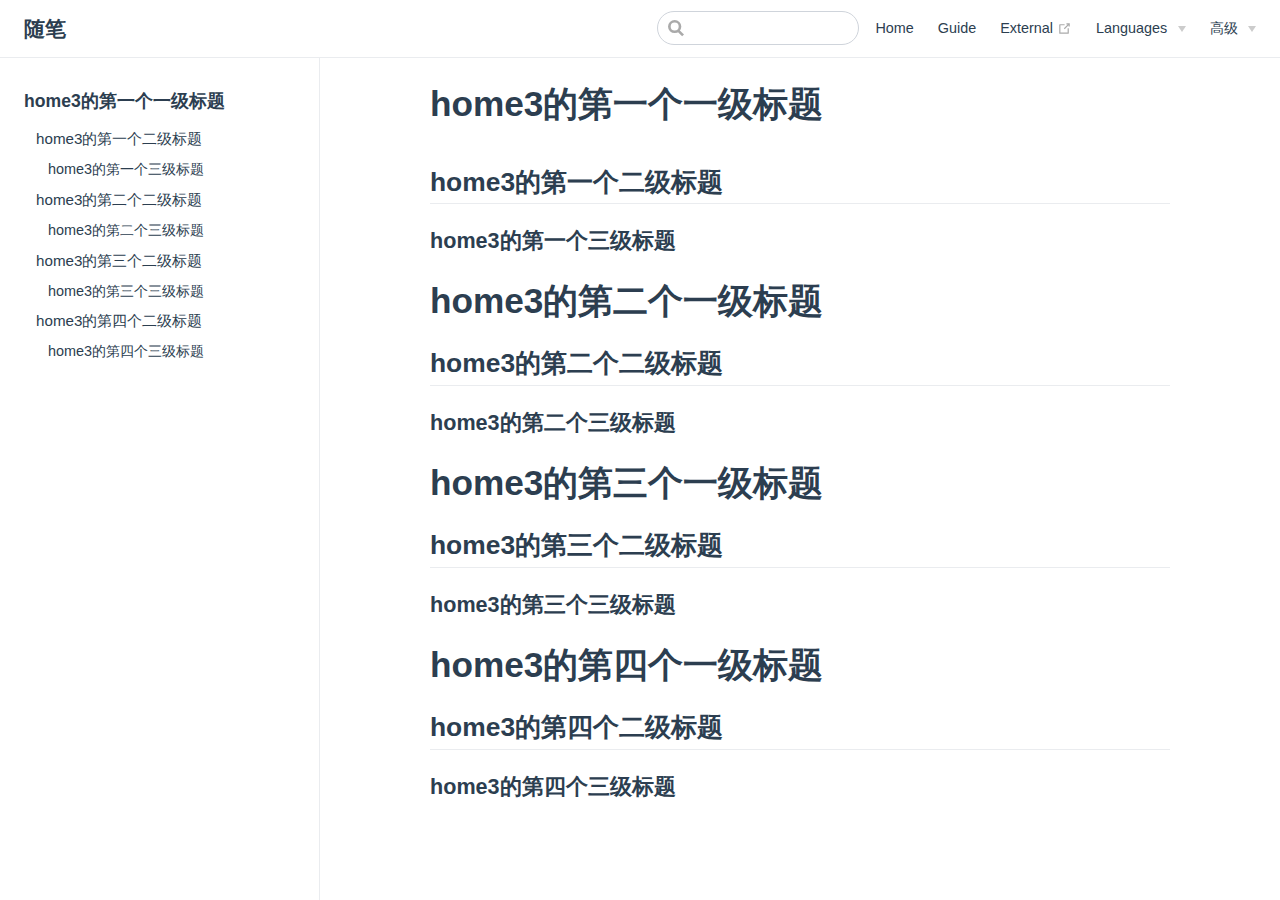
<file: home3.html>
<!DOCTYPE html>
<html lang="en-US">
  <head>
    <meta charset="utf-8">
    <meta name="viewport" content="width=device-width,initial-scale=1">
    <title>home3的第一个一级标题 | 随笔</title>
    <meta name="description" content="记录工作和学习过程中的笔记，Java基础，springmvc springboot，前端开发 等总结笔记">
    
    
    <link rel="preload" href="/assets/css/0.styles.0f95b1b7.css" as="style"><link rel="preload" href="/assets/js/app.8ebb2434.js" as="script"><link rel="preload" href="/assets/js/2.628c0579.js" as="script"><link rel="preload" href="/assets/js/12.a48df087.js" as="script"><link rel="prefetch" href="/assets/js/10.8957b16d.js"><link rel="prefetch" href="/assets/js/11.1a735852.js"><link rel="prefetch" href="/assets/js/13.e732927b.js"><link rel="prefetch" href="/assets/js/14.74976e53.js"><link rel="prefetch" href="/assets/js/15.636e924c.js"><link rel="prefetch" href="/assets/js/16.8cca687c.js"><link rel="prefetch" href="/assets/js/17.479a62d3.js"><link rel="prefetch" href="/assets/js/18.89496310.js"><link rel="prefetch" href="/assets/js/19.af6cd4f5.js"><link rel="prefetch" href="/assets/js/3.334e05c4.js"><link rel="prefetch" href="/assets/js/4.f2814d93.js"><link rel="prefetch" href="/assets/js/5.f2ee3dfe.js"><link rel="prefetch" href="/assets/js/6.0343980f.js"><link rel="prefetch" href="/assets/js/7.1286859d.js"><link rel="prefetch" href="/assets/js/8.9a2535db.js"><link rel="prefetch" href="/assets/js/9.34b1ef4f.js">
    <link rel="stylesheet" href="/assets/css/0.styles.0f95b1b7.css">
  </head>
  <body>
    <div id="app" data-server-rendered="true"><div class="theme-container"><header class="navbar"><div class="sidebar-button"><svg xmlns="http://www.w3.org/2000/svg" aria-hidden="true" role="img" viewBox="0 0 448 512" class="icon"><path fill="currentColor" d="M436 124H12c-6.627 0-12-5.373-12-12V80c0-6.627 5.373-12 12-12h424c6.627 0 12 5.373 12 12v32c0 6.627-5.373 12-12 12zm0 160H12c-6.627 0-12-5.373-12-12v-32c0-6.627 5.373-12 12-12h424c6.627 0 12 5.373 12 12v32c0 6.627-5.373 12-12 12zm0 160H12c-6.627 0-12-5.373-12-12v-32c0-6.627 5.373-12 12-12h424c6.627 0 12 5.373 12 12v32c0 6.627-5.373 12-12 12z"></path></svg></div> <a href="/" class="home-link router-link-active"><!----> <span class="site-name">随笔</span></a> <div class="links"><div class="search-box"><input aria-label="Search" autocomplete="off" spellcheck="false" value=""> <!----></div> <nav class="nav-links can-hide"><div class="nav-item"><a href="/" class="nav-link">Home</a></div><div class="nav-item"><a href="/guide/" class="nav-link">Guide</a></div><div class="nav-item"><a href="https://google.com" target="_blank" rel="noopener noreferrer" class="nav-link external">
  External
  <svg xmlns="http://www.w3.org/2000/svg" aria-hidden="true" x="0px" y="0px" viewBox="0 0 100 100" width="15" height="15" class="icon outbound"><path fill="currentColor" d="M18.8,85.1h56l0,0c2.2,0,4-1.8,4-4v-32h-8v28h-48v-48h28v-8h-32l0,0c-2.2,0-4,1.8-4,4v56C14.8,83.3,16.6,85.1,18.8,85.1z"></path> <polygon fill="currentColor" points="45.7,48.7 51.3,54.3 77.2,28.5 77.2,37.2 85.2,37.2 85.2,14.9 62.8,14.9 62.8,22.9 71.5,22.9"></polygon></svg></a></div><div class="nav-item"><div class="dropdown-wrapper"><button type="button" aria-label="Languages" class="dropdown-title"><span class="title">Languages</span> <span class="arrow right"></span></button> <ul class="nav-dropdown" style="display:none;"><li class="dropdown-item"><!----> <a href="/language/chinese.html" class="nav-link">Chinese</a></li><li class="dropdown-item"><!----> <a href="/language/japanese.html" class="nav-link">Japanese</a></li></ul></div></div><div class="nav-item"><div class="dropdown-wrapper"><button type="button" aria-label="高级" class="dropdown-title"><span class="title">高级</span> <span class="arrow right"></span></button> <ul class="nav-dropdown" style="display:none;"><li class="dropdown-item"><h4>算法</h4> <ul class="dropdown-subitem-wrapper"><li class="dropdown-subitem"><a href="/language/chinese.html" class="nav-link">冒泡</a></li><li class="dropdown-subitem"><a href="/language/japanese.html" class="nav-link">快速</a></li></ul></li><li class="dropdown-item"><h4>设计模式</h4> <ul class="dropdown-subitem-wrapper"><li class="dropdown-subitem"><a href="/home2.html" class="nav-link">工厂</a></li><li class="dropdown-subitem"><a href="/home1.html" class="nav-link">单例</a></li></ul></li></ul></div></div> <!----></nav></div></header> <div class="sidebar-mask"></div> <aside class="sidebar"><nav class="nav-links"><div class="nav-item"><a href="/" class="nav-link">Home</a></div><div class="nav-item"><a href="/guide/" class="nav-link">Guide</a></div><div class="nav-item"><a href="https://google.com" target="_blank" rel="noopener noreferrer" class="nav-link external">
  External
  <svg xmlns="http://www.w3.org/2000/svg" aria-hidden="true" x="0px" y="0px" viewBox="0 0 100 100" width="15" height="15" class="icon outbound"><path fill="currentColor" d="M18.8,85.1h56l0,0c2.2,0,4-1.8,4-4v-32h-8v28h-48v-48h28v-8h-32l0,0c-2.2,0-4,1.8-4,4v56C14.8,83.3,16.6,85.1,18.8,85.1z"></path> <polygon fill="currentColor" points="45.7,48.7 51.3,54.3 77.2,28.5 77.2,37.2 85.2,37.2 85.2,14.9 62.8,14.9 62.8,22.9 71.5,22.9"></polygon></svg></a></div><div class="nav-item"><div class="dropdown-wrapper"><button type="button" aria-label="Languages" class="dropdown-title"><span class="title">Languages</span> <span class="arrow right"></span></button> <ul class="nav-dropdown" style="display:none;"><li class="dropdown-item"><!----> <a href="/language/chinese.html" class="nav-link">Chinese</a></li><li class="dropdown-item"><!----> <a href="/language/japanese.html" class="nav-link">Japanese</a></li></ul></div></div><div class="nav-item"><div class="dropdown-wrapper"><button type="button" aria-label="高级" class="dropdown-title"><span class="title">高级</span> <span class="arrow right"></span></button> <ul class="nav-dropdown" style="display:none;"><li class="dropdown-item"><h4>算法</h4> <ul class="dropdown-subitem-wrapper"><li class="dropdown-subitem"><a href="/language/chinese.html" class="nav-link">冒泡</a></li><li class="dropdown-subitem"><a href="/language/japanese.html" class="nav-link">快速</a></li></ul></li><li class="dropdown-item"><h4>设计模式</h4> <ul class="dropdown-subitem-wrapper"><li class="dropdown-subitem"><a href="/home2.html" class="nav-link">工厂</a></li><li class="dropdown-subitem"><a href="/home1.html" class="nav-link">单例</a></li></ul></li></ul></div></div> <!----></nav>  <ul class="sidebar-links"><li><section class="sidebar-group depth-0"><p class="sidebar-heading open"><span>home3的第一个一级标题</span> <!----></p> <ul class="sidebar-links sidebar-group-items"><li><a href="/home3.html#home3的第一个二级标题" class="sidebar-link">home3的第一个二级标题</a><ul class="sidebar-sub-headers"><li class="sidebar-sub-header"><a href="/home3.html#home3的第一个三级标题" class="sidebar-link">home3的第一个三级标题</a></li></ul></li><li><a href="/home3.html#home3的第二个二级标题" class="sidebar-link">home3的第二个二级标题</a><ul class="sidebar-sub-headers"><li class="sidebar-sub-header"><a href="/home3.html#home3的第二个三级标题" class="sidebar-link">home3的第二个三级标题</a></li></ul></li><li><a href="/home3.html#home3的第三个二级标题" class="sidebar-link">home3的第三个二级标题</a><ul class="sidebar-sub-headers"><li class="sidebar-sub-header"><a href="/home3.html#home3的第三个三级标题" class="sidebar-link">home3的第三个三级标题</a></li></ul></li><li><a href="/home3.html#home3的第四个二级标题" class="sidebar-link">home3的第四个二级标题</a><ul class="sidebar-sub-headers"><li class="sidebar-sub-header"><a href="/home3.html#home3的第四个三级标题" class="sidebar-link">home3的第四个三级标题</a></li></ul></li></ul></section></li></ul> </aside> <main class="page"> <div class="theme-default-content content__default"><h1 id="home3的第一个一级标题"><a href="#home3的第一个一级标题" class="header-anchor">#</a> home3的第一个一级标题</h1> <h2 id="home3的第一个二级标题"><a href="#home3的第一个二级标题" class="header-anchor">#</a> home3的第一个二级标题</h2> <h3 id="home3的第一个三级标题"><a href="#home3的第一个三级标题" class="header-anchor">#</a> home3的第一个三级标题</h3> <h1 id="home3的第二个一级标题"><a href="#home3的第二个一级标题" class="header-anchor">#</a> home3的第二个一级标题</h1> <h2 id="home3的第二个二级标题"><a href="#home3的第二个二级标题" class="header-anchor">#</a> home3的第二个二级标题</h2> <h3 id="home3的第二个三级标题"><a href="#home3的第二个三级标题" class="header-anchor">#</a> home3的第二个三级标题</h3> <h1 id="home3的第三个一级标题"><a href="#home3的第三个一级标题" class="header-anchor">#</a> home3的第三个一级标题</h1> <h2 id="home3的第三个二级标题"><a href="#home3的第三个二级标题" class="header-anchor">#</a> home3的第三个二级标题</h2> <h3 id="home3的第三个三级标题"><a href="#home3的第三个三级标题" class="header-anchor">#</a> home3的第三个三级标题</h3> <h1 id="home3的第四个一级标题"><a href="#home3的第四个一级标题" class="header-anchor">#</a> home3的第四个一级标题</h1> <h2 id="home3的第四个二级标题"><a href="#home3的第四个二级标题" class="header-anchor">#</a> home3的第四个二级标题</h2> <h3 id="home3的第四个三级标题"><a href="#home3的第四个三级标题" class="header-anchor">#</a> home3的第四个三级标题</h3></div> <footer class="page-edit"><!----> <!----></footer> <!----> </main></div><div class="global-ui"></div></div>
    <script src="/assets/js/app.8ebb2434.js" defer></script><script src="/assets/js/2.628c0579.js" defer></script><script src="/assets/js/12.a48df087.js" defer></script>
  </body>
</html>
</file>
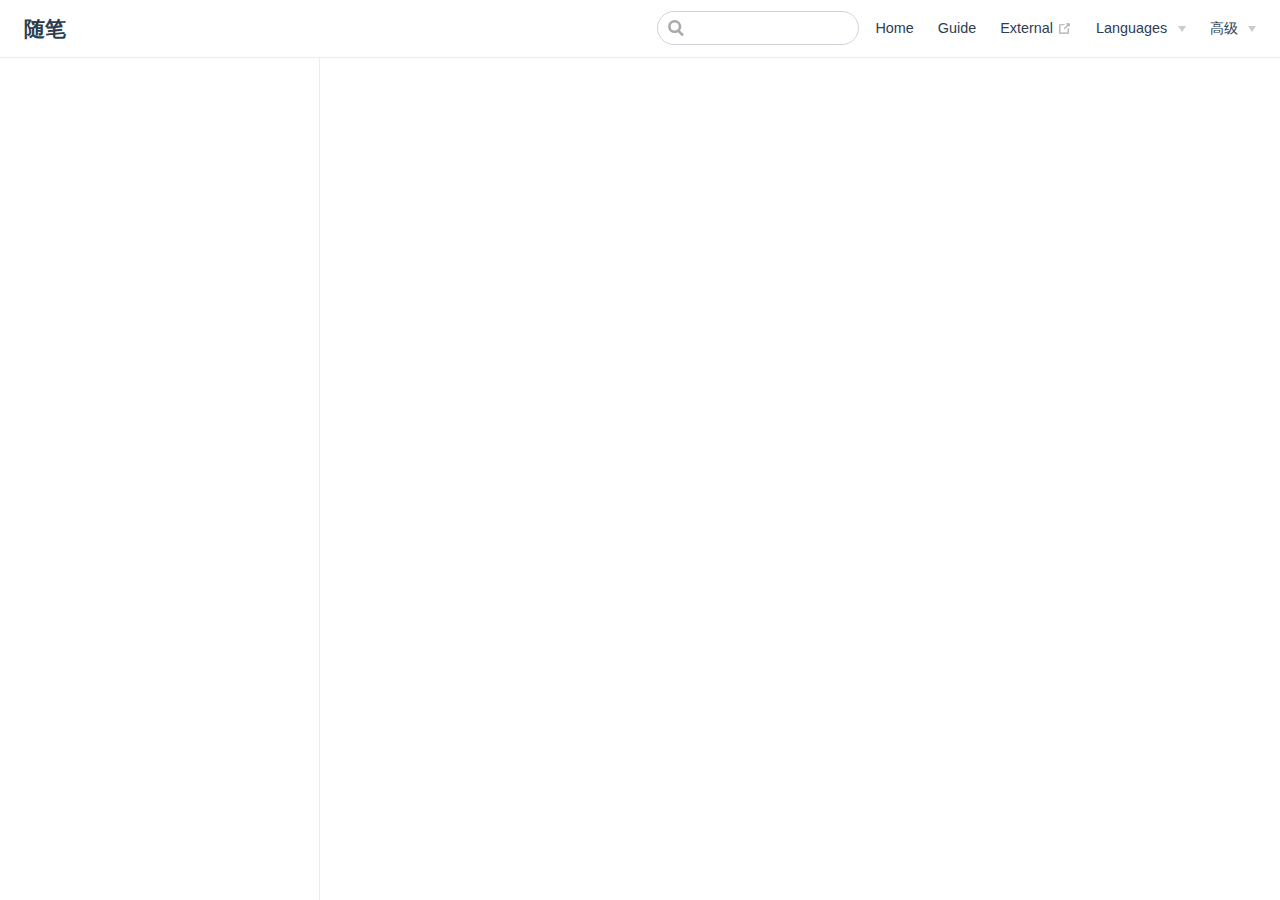
<file: bar/one.html>
<!DOCTYPE html>
<html lang="en-US">
  <head>
    <meta charset="utf-8">
    <meta name="viewport" content="width=device-width,initial-scale=1">
    <title>随笔</title>
    <meta name="description" content="记录工作和学习过程中的笔记，Java基础，springmvc springboot，前端开发 等总结笔记">
    
    
    <link rel="preload" href="/assets/css/0.styles.0f95b1b7.css" as="style"><link rel="preload" href="/assets/js/app.8ebb2434.js" as="script"><link rel="preload" href="/assets/js/2.628c0579.js" as="script"><link rel="preload" href="/assets/js/8.9a2535db.js" as="script"><link rel="prefetch" href="/assets/js/10.8957b16d.js"><link rel="prefetch" href="/assets/js/11.1a735852.js"><link rel="prefetch" href="/assets/js/12.a48df087.js"><link rel="prefetch" href="/assets/js/13.e732927b.js"><link rel="prefetch" href="/assets/js/14.74976e53.js"><link rel="prefetch" href="/assets/js/15.636e924c.js"><link rel="prefetch" href="/assets/js/16.8cca687c.js"><link rel="prefetch" href="/assets/js/17.479a62d3.js"><link rel="prefetch" href="/assets/js/18.89496310.js"><link rel="prefetch" href="/assets/js/19.af6cd4f5.js"><link rel="prefetch" href="/assets/js/3.334e05c4.js"><link rel="prefetch" href="/assets/js/4.f2814d93.js"><link rel="prefetch" href="/assets/js/5.f2ee3dfe.js"><link rel="prefetch" href="/assets/js/6.0343980f.js"><link rel="prefetch" href="/assets/js/7.1286859d.js"><link rel="prefetch" href="/assets/js/9.34b1ef4f.js">
    <link rel="stylesheet" href="/assets/css/0.styles.0f95b1b7.css">
  </head>
  <body>
    <div id="app" data-server-rendered="true"><div class="theme-container"><header class="navbar"><div class="sidebar-button"><svg xmlns="http://www.w3.org/2000/svg" aria-hidden="true" role="img" viewBox="0 0 448 512" class="icon"><path fill="currentColor" d="M436 124H12c-6.627 0-12-5.373-12-12V80c0-6.627 5.373-12 12-12h424c6.627 0 12 5.373 12 12v32c0 6.627-5.373 12-12 12zm0 160H12c-6.627 0-12-5.373-12-12v-32c0-6.627 5.373-12 12-12h424c6.627 0 12 5.373 12 12v32c0 6.627-5.373 12-12 12zm0 160H12c-6.627 0-12-5.373-12-12v-32c0-6.627 5.373-12 12-12h424c6.627 0 12 5.373 12 12v32c0 6.627-5.373 12-12 12z"></path></svg></div> <a href="/" class="home-link router-link-active"><!----> <span class="site-name">随笔</span></a> <div class="links"><div class="search-box"><input aria-label="Search" autocomplete="off" spellcheck="false" value=""> <!----></div> <nav class="nav-links can-hide"><div class="nav-item"><a href="/" class="nav-link">Home</a></div><div class="nav-item"><a href="/guide/" class="nav-link">Guide</a></div><div class="nav-item"><a href="https://google.com" target="_blank" rel="noopener noreferrer" class="nav-link external">
  External
  <svg xmlns="http://www.w3.org/2000/svg" aria-hidden="true" x="0px" y="0px" viewBox="0 0 100 100" width="15" height="15" class="icon outbound"><path fill="currentColor" d="M18.8,85.1h56l0,0c2.2,0,4-1.8,4-4v-32h-8v28h-48v-48h28v-8h-32l0,0c-2.2,0-4,1.8-4,4v56C14.8,83.3,16.6,85.1,18.8,85.1z"></path> <polygon fill="currentColor" points="45.7,48.7 51.3,54.3 77.2,28.5 77.2,37.2 85.2,37.2 85.2,14.9 62.8,14.9 62.8,22.9 71.5,22.9"></polygon></svg></a></div><div class="nav-item"><div class="dropdown-wrapper"><button type="button" aria-label="Languages" class="dropdown-title"><span class="title">Languages</span> <span class="arrow right"></span></button> <ul class="nav-dropdown" style="display:none;"><li class="dropdown-item"><!----> <a href="/language/chinese.html" class="nav-link">Chinese</a></li><li class="dropdown-item"><!----> <a href="/language/japanese.html" class="nav-link">Japanese</a></li></ul></div></div><div class="nav-item"><div class="dropdown-wrapper"><button type="button" aria-label="高级" class="dropdown-title"><span class="title">高级</span> <span class="arrow right"></span></button> <ul class="nav-dropdown" style="display:none;"><li class="dropdown-item"><h4>算法</h4> <ul class="dropdown-subitem-wrapper"><li class="dropdown-subitem"><a href="/language/chinese.html" class="nav-link">冒泡</a></li><li class="dropdown-subitem"><a href="/language/japanese.html" class="nav-link">快速</a></li></ul></li><li class="dropdown-item"><h4>设计模式</h4> <ul class="dropdown-subitem-wrapper"><li class="dropdown-subitem"><a href="/home2.html" class="nav-link">工厂</a></li><li class="dropdown-subitem"><a href="/home1.html" class="nav-link">单例</a></li></ul></li></ul></div></div> <!----></nav></div></header> <div class="sidebar-mask"></div> <aside class="sidebar"><nav class="nav-links"><div class="nav-item"><a href="/" class="nav-link">Home</a></div><div class="nav-item"><a href="/guide/" class="nav-link">Guide</a></div><div class="nav-item"><a href="https://google.com" target="_blank" rel="noopener noreferrer" class="nav-link external">
  External
  <svg xmlns="http://www.w3.org/2000/svg" aria-hidden="true" x="0px" y="0px" viewBox="0 0 100 100" width="15" height="15" class="icon outbound"><path fill="currentColor" d="M18.8,85.1h56l0,0c2.2,0,4-1.8,4-4v-32h-8v28h-48v-48h28v-8h-32l0,0c-2.2,0-4,1.8-4,4v56C14.8,83.3,16.6,85.1,18.8,85.1z"></path> <polygon fill="currentColor" points="45.7,48.7 51.3,54.3 77.2,28.5 77.2,37.2 85.2,37.2 85.2,14.9 62.8,14.9 62.8,22.9 71.5,22.9"></polygon></svg></a></div><div class="nav-item"><div class="dropdown-wrapper"><button type="button" aria-label="Languages" class="dropdown-title"><span class="title">Languages</span> <span class="arrow right"></span></button> <ul class="nav-dropdown" style="display:none;"><li class="dropdown-item"><!----> <a href="/language/chinese.html" class="nav-link">Chinese</a></li><li class="dropdown-item"><!----> <a href="/language/japanese.html" class="nav-link">Japanese</a></li></ul></div></div><div class="nav-item"><div class="dropdown-wrapper"><button type="button" aria-label="高级" class="dropdown-title"><span class="title">高级</span> <span class="arrow right"></span></button> <ul class="nav-dropdown" style="display:none;"><li class="dropdown-item"><h4>算法</h4> <ul class="dropdown-subitem-wrapper"><li class="dropdown-subitem"><a href="/language/chinese.html" class="nav-link">冒泡</a></li><li class="dropdown-subitem"><a href="/language/japanese.html" class="nav-link">快速</a></li></ul></li><li class="dropdown-item"><h4>设计模式</h4> <ul class="dropdown-subitem-wrapper"><li class="dropdown-subitem"><a href="/home2.html" class="nav-link">工厂</a></li><li class="dropdown-subitem"><a href="/home1.html" class="nav-link">单例</a></li></ul></li></ul></div></div> <!----></nav>  <ul class="sidebar-links"><li><section class="sidebar-group depth-0"><p class="sidebar-heading open"><span></span> <!----></p> <!----></section></li></ul> </aside> <main class="page"> <div class="theme-default-content content__default"></div> <footer class="page-edit"><!----> <!----></footer> <!----> </main></div><div class="global-ui"></div></div>
    <script src="/assets/js/app.8ebb2434.js" defer></script><script src="/assets/js/2.628c0579.js" defer></script><script src="/assets/js/8.9a2535db.js" defer></script>
  </body>
</html>
</file>
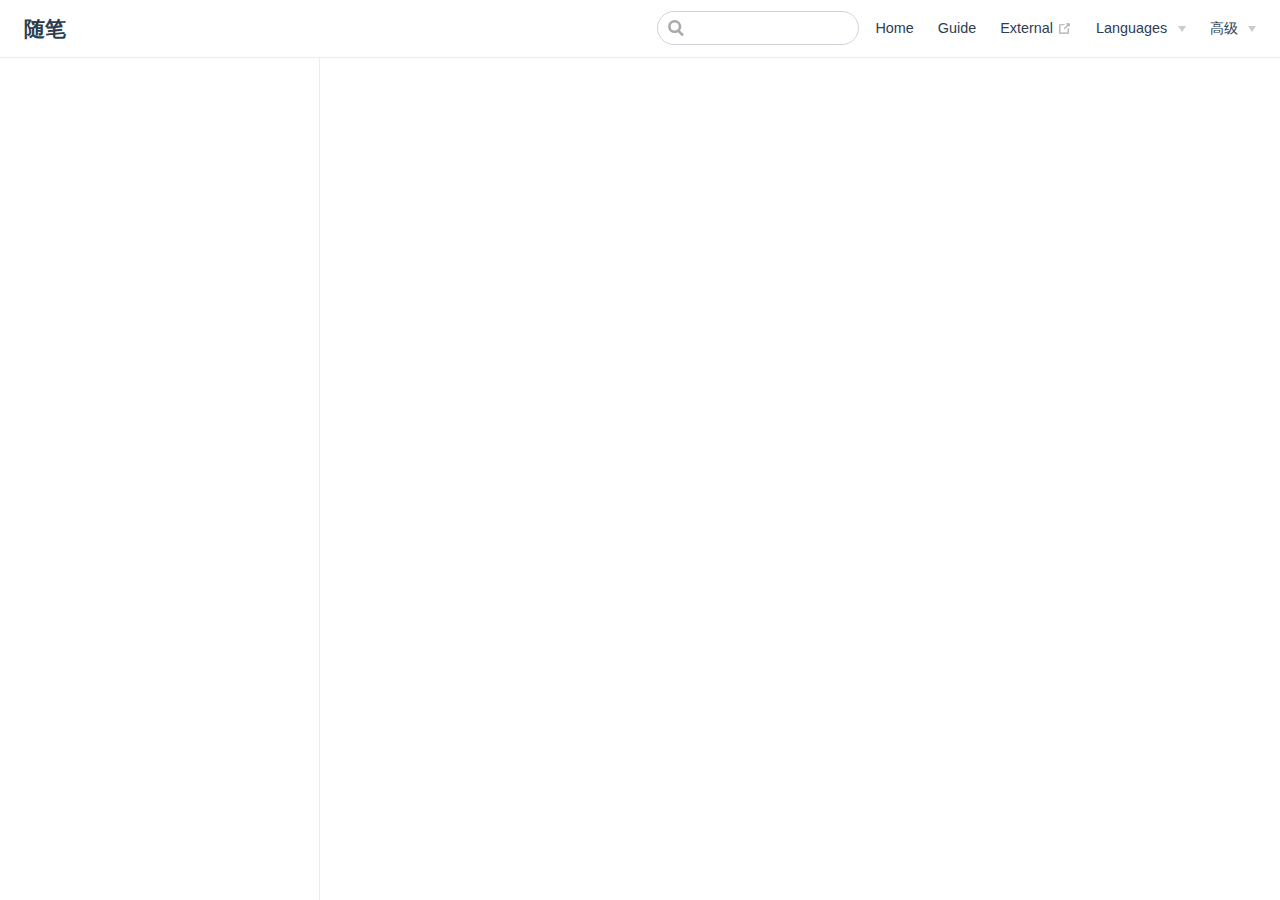
<file: bar/two.html>
<!DOCTYPE html>
<html lang="en-US">
  <head>
    <meta charset="utf-8">
    <meta name="viewport" content="width=device-width,initial-scale=1">
    <title>随笔</title>
    <meta name="description" content="记录工作和学习过程中的笔记，Java基础，springmvc springboot，前端开发 等总结笔记">
    
    
    <link rel="preload" href="/assets/css/0.styles.0f95b1b7.css" as="style"><link rel="preload" href="/assets/js/app.8ebb2434.js" as="script"><link rel="preload" href="/assets/js/2.628c0579.js" as="script"><link rel="preload" href="/assets/js/9.34b1ef4f.js" as="script"><link rel="prefetch" href="/assets/js/10.8957b16d.js"><link rel="prefetch" href="/assets/js/11.1a735852.js"><link rel="prefetch" href="/assets/js/12.a48df087.js"><link rel="prefetch" href="/assets/js/13.e732927b.js"><link rel="prefetch" href="/assets/js/14.74976e53.js"><link rel="prefetch" href="/assets/js/15.636e924c.js"><link rel="prefetch" href="/assets/js/16.8cca687c.js"><link rel="prefetch" href="/assets/js/17.479a62d3.js"><link rel="prefetch" href="/assets/js/18.89496310.js"><link rel="prefetch" href="/assets/js/19.af6cd4f5.js"><link rel="prefetch" href="/assets/js/3.334e05c4.js"><link rel="prefetch" href="/assets/js/4.f2814d93.js"><link rel="prefetch" href="/assets/js/5.f2ee3dfe.js"><link rel="prefetch" href="/assets/js/6.0343980f.js"><link rel="prefetch" href="/assets/js/7.1286859d.js"><link rel="prefetch" href="/assets/js/8.9a2535db.js">
    <link rel="stylesheet" href="/assets/css/0.styles.0f95b1b7.css">
  </head>
  <body>
    <div id="app" data-server-rendered="true"><div class="theme-container"><header class="navbar"><div class="sidebar-button"><svg xmlns="http://www.w3.org/2000/svg" aria-hidden="true" role="img" viewBox="0 0 448 512" class="icon"><path fill="currentColor" d="M436 124H12c-6.627 0-12-5.373-12-12V80c0-6.627 5.373-12 12-12h424c6.627 0 12 5.373 12 12v32c0 6.627-5.373 12-12 12zm0 160H12c-6.627 0-12-5.373-12-12v-32c0-6.627 5.373-12 12-12h424c6.627 0 12 5.373 12 12v32c0 6.627-5.373 12-12 12zm0 160H12c-6.627 0-12-5.373-12-12v-32c0-6.627 5.373-12 12-12h424c6.627 0 12 5.373 12 12v32c0 6.627-5.373 12-12 12z"></path></svg></div> <a href="/" class="home-link router-link-active"><!----> <span class="site-name">随笔</span></a> <div class="links"><div class="search-box"><input aria-label="Search" autocomplete="off" spellcheck="false" value=""> <!----></div> <nav class="nav-links can-hide"><div class="nav-item"><a href="/" class="nav-link">Home</a></div><div class="nav-item"><a href="/guide/" class="nav-link">Guide</a></div><div class="nav-item"><a href="https://google.com" target="_blank" rel="noopener noreferrer" class="nav-link external">
  External
  <svg xmlns="http://www.w3.org/2000/svg" aria-hidden="true" x="0px" y="0px" viewBox="0 0 100 100" width="15" height="15" class="icon outbound"><path fill="currentColor" d="M18.8,85.1h56l0,0c2.2,0,4-1.8,4-4v-32h-8v28h-48v-48h28v-8h-32l0,0c-2.2,0-4,1.8-4,4v56C14.8,83.3,16.6,85.1,18.8,85.1z"></path> <polygon fill="currentColor" points="45.7,48.7 51.3,54.3 77.2,28.5 77.2,37.2 85.2,37.2 85.2,14.9 62.8,14.9 62.8,22.9 71.5,22.9"></polygon></svg></a></div><div class="nav-item"><div class="dropdown-wrapper"><button type="button" aria-label="Languages" class="dropdown-title"><span class="title">Languages</span> <span class="arrow right"></span></button> <ul class="nav-dropdown" style="display:none;"><li class="dropdown-item"><!----> <a href="/language/chinese.html" class="nav-link">Chinese</a></li><li class="dropdown-item"><!----> <a href="/language/japanese.html" class="nav-link">Japanese</a></li></ul></div></div><div class="nav-item"><div class="dropdown-wrapper"><button type="button" aria-label="高级" class="dropdown-title"><span class="title">高级</span> <span class="arrow right"></span></button> <ul class="nav-dropdown" style="display:none;"><li class="dropdown-item"><h4>算法</h4> <ul class="dropdown-subitem-wrapper"><li class="dropdown-subitem"><a href="/language/chinese.html" class="nav-link">冒泡</a></li><li class="dropdown-subitem"><a href="/language/japanese.html" class="nav-link">快速</a></li></ul></li><li class="dropdown-item"><h4>设计模式</h4> <ul class="dropdown-subitem-wrapper"><li class="dropdown-subitem"><a href="/home2.html" class="nav-link">工厂</a></li><li class="dropdown-subitem"><a href="/home1.html" class="nav-link">单例</a></li></ul></li></ul></div></div> <!----></nav></div></header> <div class="sidebar-mask"></div> <aside class="sidebar"><nav class="nav-links"><div class="nav-item"><a href="/" class="nav-link">Home</a></div><div class="nav-item"><a href="/guide/" class="nav-link">Guide</a></div><div class="nav-item"><a href="https://google.com" target="_blank" rel="noopener noreferrer" class="nav-link external">
  External
  <svg xmlns="http://www.w3.org/2000/svg" aria-hidden="true" x="0px" y="0px" viewBox="0 0 100 100" width="15" height="15" class="icon outbound"><path fill="currentColor" d="M18.8,85.1h56l0,0c2.2,0,4-1.8,4-4v-32h-8v28h-48v-48h28v-8h-32l0,0c-2.2,0-4,1.8-4,4v56C14.8,83.3,16.6,85.1,18.8,85.1z"></path> <polygon fill="currentColor" points="45.7,48.7 51.3,54.3 77.2,28.5 77.2,37.2 85.2,37.2 85.2,14.9 62.8,14.9 62.8,22.9 71.5,22.9"></polygon></svg></a></div><div class="nav-item"><div class="dropdown-wrapper"><button type="button" aria-label="Languages" class="dropdown-title"><span class="title">Languages</span> <span class="arrow right"></span></button> <ul class="nav-dropdown" style="display:none;"><li class="dropdown-item"><!----> <a href="/language/chinese.html" class="nav-link">Chinese</a></li><li class="dropdown-item"><!----> <a href="/language/japanese.html" class="nav-link">Japanese</a></li></ul></div></div><div class="nav-item"><div class="dropdown-wrapper"><button type="button" aria-label="高级" class="dropdown-title"><span class="title">高级</span> <span class="arrow right"></span></button> <ul class="nav-dropdown" style="display:none;"><li class="dropdown-item"><h4>算法</h4> <ul class="dropdown-subitem-wrapper"><li class="dropdown-subitem"><a href="/language/chinese.html" class="nav-link">冒泡</a></li><li class="dropdown-subitem"><a href="/language/japanese.html" class="nav-link">快速</a></li></ul></li><li class="dropdown-item"><h4>设计模式</h4> <ul class="dropdown-subitem-wrapper"><li class="dropdown-subitem"><a href="/home2.html" class="nav-link">工厂</a></li><li class="dropdown-subitem"><a href="/home1.html" class="nav-link">单例</a></li></ul></li></ul></div></div> <!----></nav>  <ul class="sidebar-links"><li><section class="sidebar-group depth-0"><p class="sidebar-heading open"><span></span> <!----></p> <!----></section></li></ul> </aside> <main class="page"> <div class="theme-default-content content__default"></div> <footer class="page-edit"><!----> <!----></footer> <!----> </main></div><div class="global-ui"></div></div>
    <script src="/assets/js/app.8ebb2434.js" defer></script><script src="/assets/js/2.628c0579.js" defer></script><script src="/assets/js/9.34b1ef4f.js" defer></script>
  </body>
</html>
</file>
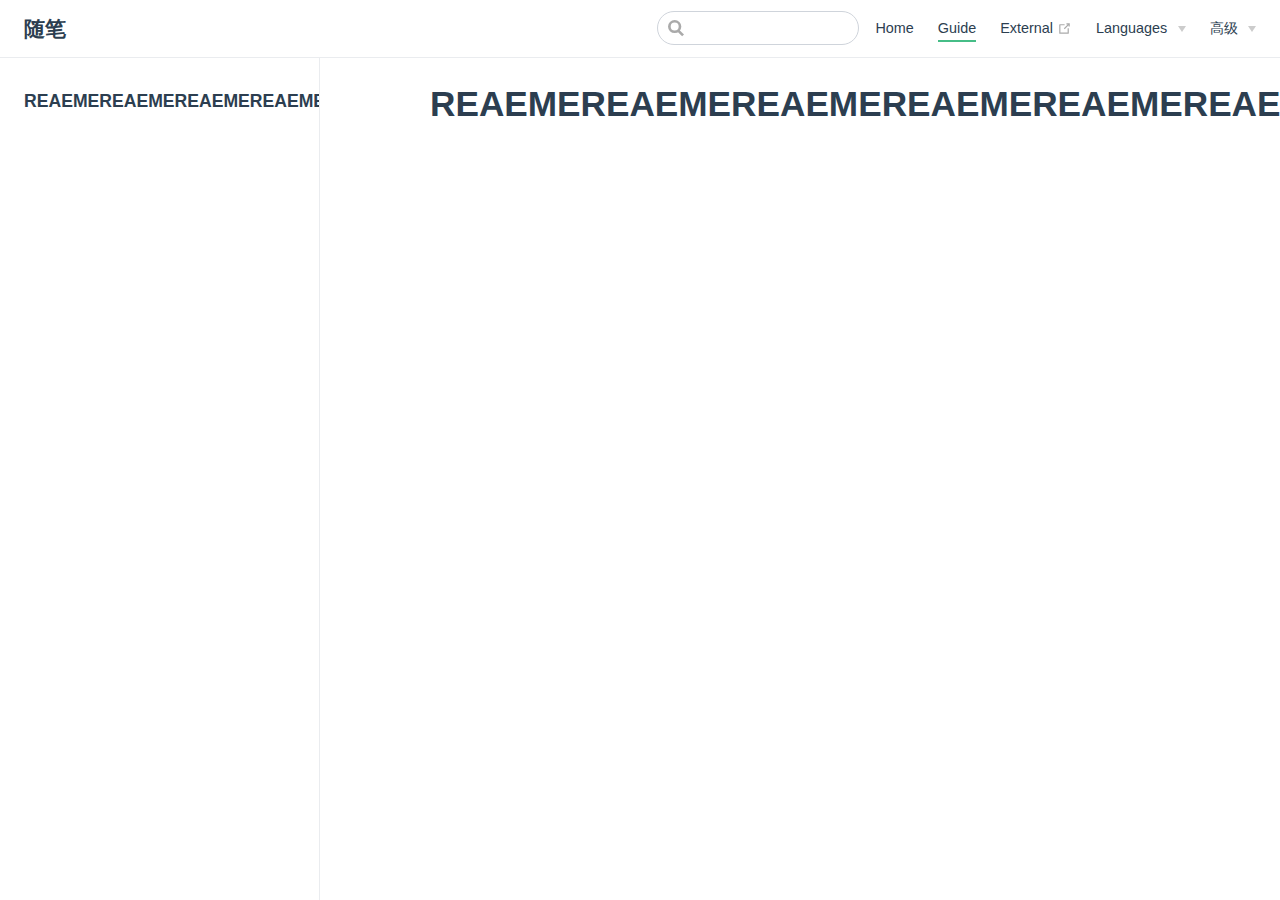
<file: guide/REDAME.html>
<!DOCTYPE html>
<html lang="en-US">
  <head>
    <meta charset="utf-8">
    <meta name="viewport" content="width=device-width,initial-scale=1">
    <title>REAEMEREAEMEREAEMEREAEMEREAEMEREAEMEREAEMEREAEMEREAEMEREAEME | 随笔</title>
    <meta name="description" content="记录工作和学习过程中的笔记，Java基础，springmvc springboot，前端开发 等总结笔记">
    
    
    <link rel="preload" href="/assets/css/0.styles.0f95b1b7.css" as="style"><link rel="preload" href="/assets/js/app.8ebb2434.js" as="script"><link rel="preload" href="/assets/js/2.628c0579.js" as="script"><link rel="preload" href="/assets/js/10.8957b16d.js" as="script"><link rel="prefetch" href="/assets/js/11.1a735852.js"><link rel="prefetch" href="/assets/js/12.a48df087.js"><link rel="prefetch" href="/assets/js/13.e732927b.js"><link rel="prefetch" href="/assets/js/14.74976e53.js"><link rel="prefetch" href="/assets/js/15.636e924c.js"><link rel="prefetch" href="/assets/js/16.8cca687c.js"><link rel="prefetch" href="/assets/js/17.479a62d3.js"><link rel="prefetch" href="/assets/js/18.89496310.js"><link rel="prefetch" href="/assets/js/19.af6cd4f5.js"><link rel="prefetch" href="/assets/js/3.334e05c4.js"><link rel="prefetch" href="/assets/js/4.f2814d93.js"><link rel="prefetch" href="/assets/js/5.f2ee3dfe.js"><link rel="prefetch" href="/assets/js/6.0343980f.js"><link rel="prefetch" href="/assets/js/7.1286859d.js"><link rel="prefetch" href="/assets/js/8.9a2535db.js"><link rel="prefetch" href="/assets/js/9.34b1ef4f.js">
    <link rel="stylesheet" href="/assets/css/0.styles.0f95b1b7.css">
  </head>
  <body>
    <div id="app" data-server-rendered="true"><div class="theme-container"><header class="navbar"><div class="sidebar-button"><svg xmlns="http://www.w3.org/2000/svg" aria-hidden="true" role="img" viewBox="0 0 448 512" class="icon"><path fill="currentColor" d="M436 124H12c-6.627 0-12-5.373-12-12V80c0-6.627 5.373-12 12-12h424c6.627 0 12 5.373 12 12v32c0 6.627-5.373 12-12 12zm0 160H12c-6.627 0-12-5.373-12-12v-32c0-6.627 5.373-12 12-12h424c6.627 0 12 5.373 12 12v32c0 6.627-5.373 12-12 12zm0 160H12c-6.627 0-12-5.373-12-12v-32c0-6.627 5.373-12 12-12h424c6.627 0 12 5.373 12 12v32c0 6.627-5.373 12-12 12z"></path></svg></div> <a href="/" class="home-link router-link-active"><!----> <span class="site-name">随笔</span></a> <div class="links"><div class="search-box"><input aria-label="Search" autocomplete="off" spellcheck="false" value=""> <!----></div> <nav class="nav-links can-hide"><div class="nav-item"><a href="/" class="nav-link">Home</a></div><div class="nav-item"><a href="/guide/" class="nav-link router-link-active">Guide</a></div><div class="nav-item"><a href="https://google.com" target="_blank" rel="noopener noreferrer" class="nav-link external">
  External
  <svg xmlns="http://www.w3.org/2000/svg" aria-hidden="true" x="0px" y="0px" viewBox="0 0 100 100" width="15" height="15" class="icon outbound"><path fill="currentColor" d="M18.8,85.1h56l0,0c2.2,0,4-1.8,4-4v-32h-8v28h-48v-48h28v-8h-32l0,0c-2.2,0-4,1.8-4,4v56C14.8,83.3,16.6,85.1,18.8,85.1z"></path> <polygon fill="currentColor" points="45.7,48.7 51.3,54.3 77.2,28.5 77.2,37.2 85.2,37.2 85.2,14.9 62.8,14.9 62.8,22.9 71.5,22.9"></polygon></svg></a></div><div class="nav-item"><div class="dropdown-wrapper"><button type="button" aria-label="Languages" class="dropdown-title"><span class="title">Languages</span> <span class="arrow right"></span></button> <ul class="nav-dropdown" style="display:none;"><li class="dropdown-item"><!----> <a href="/language/chinese.html" class="nav-link">Chinese</a></li><li class="dropdown-item"><!----> <a href="/language/japanese.html" class="nav-link">Japanese</a></li></ul></div></div><div class="nav-item"><div class="dropdown-wrapper"><button type="button" aria-label="高级" class="dropdown-title"><span class="title">高级</span> <span class="arrow right"></span></button> <ul class="nav-dropdown" style="display:none;"><li class="dropdown-item"><h4>算法</h4> <ul class="dropdown-subitem-wrapper"><li class="dropdown-subitem"><a href="/language/chinese.html" class="nav-link">冒泡</a></li><li class="dropdown-subitem"><a href="/language/japanese.html" class="nav-link">快速</a></li></ul></li><li class="dropdown-item"><h4>设计模式</h4> <ul class="dropdown-subitem-wrapper"><li class="dropdown-subitem"><a href="/home2.html" class="nav-link">工厂</a></li><li class="dropdown-subitem"><a href="/home1.html" class="nav-link">单例</a></li></ul></li></ul></div></div> <!----></nav></div></header> <div class="sidebar-mask"></div> <aside class="sidebar"><nav class="nav-links"><div class="nav-item"><a href="/" class="nav-link">Home</a></div><div class="nav-item"><a href="/guide/" class="nav-link router-link-active">Guide</a></div><div class="nav-item"><a href="https://google.com" target="_blank" rel="noopener noreferrer" class="nav-link external">
  External
  <svg xmlns="http://www.w3.org/2000/svg" aria-hidden="true" x="0px" y="0px" viewBox="0 0 100 100" width="15" height="15" class="icon outbound"><path fill="currentColor" d="M18.8,85.1h56l0,0c2.2,0,4-1.8,4-4v-32h-8v28h-48v-48h28v-8h-32l0,0c-2.2,0-4,1.8-4,4v56C14.8,83.3,16.6,85.1,18.8,85.1z"></path> <polygon fill="currentColor" points="45.7,48.7 51.3,54.3 77.2,28.5 77.2,37.2 85.2,37.2 85.2,14.9 62.8,14.9 62.8,22.9 71.5,22.9"></polygon></svg></a></div><div class="nav-item"><div class="dropdown-wrapper"><button type="button" aria-label="Languages" class="dropdown-title"><span class="title">Languages</span> <span class="arrow right"></span></button> <ul class="nav-dropdown" style="display:none;"><li class="dropdown-item"><!----> <a href="/language/chinese.html" class="nav-link">Chinese</a></li><li class="dropdown-item"><!----> <a href="/language/japanese.html" class="nav-link">Japanese</a></li></ul></div></div><div class="nav-item"><div class="dropdown-wrapper"><button type="button" aria-label="高级" class="dropdown-title"><span class="title">高级</span> <span class="arrow right"></span></button> <ul class="nav-dropdown" style="display:none;"><li class="dropdown-item"><h4>算法</h4> <ul class="dropdown-subitem-wrapper"><li class="dropdown-subitem"><a href="/language/chinese.html" class="nav-link">冒泡</a></li><li class="dropdown-subitem"><a href="/language/japanese.html" class="nav-link">快速</a></li></ul></li><li class="dropdown-item"><h4>设计模式</h4> <ul class="dropdown-subitem-wrapper"><li class="dropdown-subitem"><a href="/home2.html" class="nav-link">工厂</a></li><li class="dropdown-subitem"><a href="/home1.html" class="nav-link">单例</a></li></ul></li></ul></div></div> <!----></nav>  <ul class="sidebar-links"><li><section class="sidebar-group depth-0"><p class="sidebar-heading open"><span>REAEMEREAEMEREAEMEREAEMEREAEMEREAEMEREAEMEREAEMEREAEMEREAEME</span> <!----></p> <!----></section></li></ul> </aside> <main class="page"> <div class="theme-default-content content__default"><h1 id="reaemereaemereaemereaemereaemereaemereaemereaemereaemereaeme"><a href="#reaemereaemereaemereaemereaemereaemereaemereaemereaemereaeme" class="header-anchor">#</a> REAEMEREAEMEREAEMEREAEMEREAEMEREAEMEREAEMEREAEMEREAEMEREAEME</h1></div> <footer class="page-edit"><!----> <!----></footer> <!----> </main></div><div class="global-ui"></div></div>
    <script src="/assets/js/app.8ebb2434.js" defer></script><script src="/assets/js/2.628c0579.js" defer></script><script src="/assets/js/10.8957b16d.js" defer></script>
  </body>
</html>
</file>
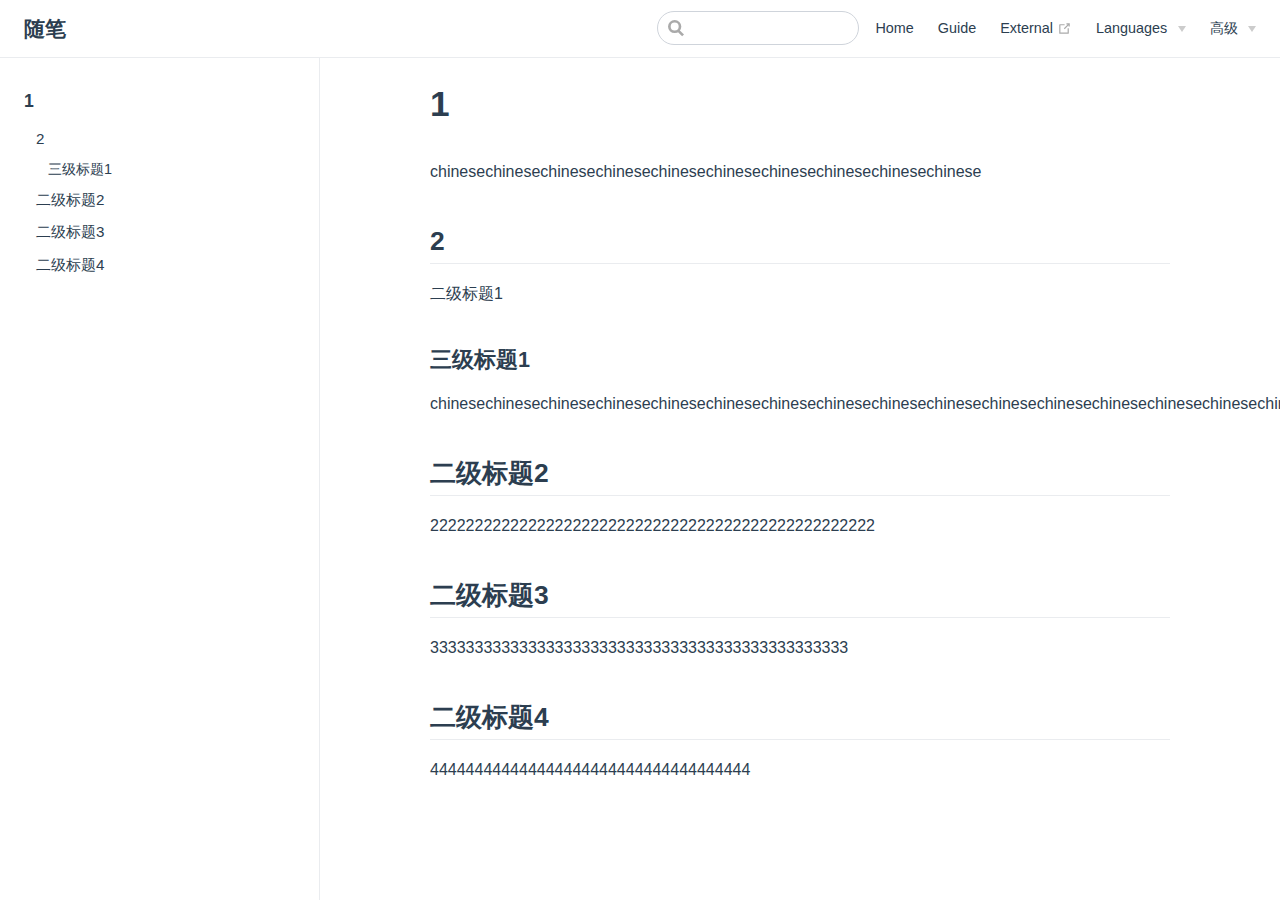
<file: language/chinese.html>
<!DOCTYPE html>
<html lang="en-US">
  <head>
    <meta charset="utf-8">
    <meta name="viewport" content="width=device-width,initial-scale=1">
    <title>1 | 随笔</title>
    <meta name="description" content="记录工作和学习过程中的笔记，Java基础，springmvc springboot，前端开发 等总结笔记">
    
    
    <link rel="preload" href="/assets/css/0.styles.0f95b1b7.css" as="style"><link rel="preload" href="/assets/js/app.8ebb2434.js" as="script"><link rel="preload" href="/assets/js/2.628c0579.js" as="script"><link rel="preload" href="/assets/js/14.74976e53.js" as="script"><link rel="prefetch" href="/assets/js/10.8957b16d.js"><link rel="prefetch" href="/assets/js/11.1a735852.js"><link rel="prefetch" href="/assets/js/12.a48df087.js"><link rel="prefetch" href="/assets/js/13.e732927b.js"><link rel="prefetch" href="/assets/js/15.636e924c.js"><link rel="prefetch" href="/assets/js/16.8cca687c.js"><link rel="prefetch" href="/assets/js/17.479a62d3.js"><link rel="prefetch" href="/assets/js/18.89496310.js"><link rel="prefetch" href="/assets/js/19.af6cd4f5.js"><link rel="prefetch" href="/assets/js/3.334e05c4.js"><link rel="prefetch" href="/assets/js/4.f2814d93.js"><link rel="prefetch" href="/assets/js/5.f2ee3dfe.js"><link rel="prefetch" href="/assets/js/6.0343980f.js"><link rel="prefetch" href="/assets/js/7.1286859d.js"><link rel="prefetch" href="/assets/js/8.9a2535db.js"><link rel="prefetch" href="/assets/js/9.34b1ef4f.js">
    <link rel="stylesheet" href="/assets/css/0.styles.0f95b1b7.css">
  </head>
  <body>
    <div id="app" data-server-rendered="true"><div class="theme-container"><header class="navbar"><div class="sidebar-button"><svg xmlns="http://www.w3.org/2000/svg" aria-hidden="true" role="img" viewBox="0 0 448 512" class="icon"><path fill="currentColor" d="M436 124H12c-6.627 0-12-5.373-12-12V80c0-6.627 5.373-12 12-12h424c6.627 0 12 5.373 12 12v32c0 6.627-5.373 12-12 12zm0 160H12c-6.627 0-12-5.373-12-12v-32c0-6.627 5.373-12 12-12h424c6.627 0 12 5.373 12 12v32c0 6.627-5.373 12-12 12zm0 160H12c-6.627 0-12-5.373-12-12v-32c0-6.627 5.373-12 12-12h424c6.627 0 12 5.373 12 12v32c0 6.627-5.373 12-12 12z"></path></svg></div> <a href="/" class="home-link router-link-active"><!----> <span class="site-name">随笔</span></a> <div class="links"><div class="search-box"><input aria-label="Search" autocomplete="off" spellcheck="false" value=""> <!----></div> <nav class="nav-links can-hide"><div class="nav-item"><a href="/" class="nav-link">Home</a></div><div class="nav-item"><a href="/guide/" class="nav-link">Guide</a></div><div class="nav-item"><a href="https://google.com" target="_blank" rel="noopener noreferrer" class="nav-link external">
  External
  <svg xmlns="http://www.w3.org/2000/svg" aria-hidden="true" x="0px" y="0px" viewBox="0 0 100 100" width="15" height="15" class="icon outbound"><path fill="currentColor" d="M18.8,85.1h56l0,0c2.2,0,4-1.8,4-4v-32h-8v28h-48v-48h28v-8h-32l0,0c-2.2,0-4,1.8-4,4v56C14.8,83.3,16.6,85.1,18.8,85.1z"></path> <polygon fill="currentColor" points="45.7,48.7 51.3,54.3 77.2,28.5 77.2,37.2 85.2,37.2 85.2,14.9 62.8,14.9 62.8,22.9 71.5,22.9"></polygon></svg></a></div><div class="nav-item"><div class="dropdown-wrapper"><button type="button" aria-label="Languages" class="dropdown-title"><span class="title">Languages</span> <span class="arrow right"></span></button> <ul class="nav-dropdown" style="display:none;"><li class="dropdown-item"><!----> <a href="/language/chinese.html" class="nav-link router-link-exact-active router-link-active">Chinese</a></li><li class="dropdown-item"><!----> <a href="/language/japanese.html" class="nav-link">Japanese</a></li></ul></div></div><div class="nav-item"><div class="dropdown-wrapper"><button type="button" aria-label="高级" class="dropdown-title"><span class="title">高级</span> <span class="arrow right"></span></button> <ul class="nav-dropdown" style="display:none;"><li class="dropdown-item"><h4>算法</h4> <ul class="dropdown-subitem-wrapper"><li class="dropdown-subitem"><a href="/language/chinese.html" class="nav-link router-link-exact-active router-link-active">冒泡</a></li><li class="dropdown-subitem"><a href="/language/japanese.html" class="nav-link">快速</a></li></ul></li><li class="dropdown-item"><h4>设计模式</h4> <ul class="dropdown-subitem-wrapper"><li class="dropdown-subitem"><a href="/home2.html" class="nav-link">工厂</a></li><li class="dropdown-subitem"><a href="/home1.html" class="nav-link">单例</a></li></ul></li></ul></div></div> <!----></nav></div></header> <div class="sidebar-mask"></div> <aside class="sidebar"><nav class="nav-links"><div class="nav-item"><a href="/" class="nav-link">Home</a></div><div class="nav-item"><a href="/guide/" class="nav-link">Guide</a></div><div class="nav-item"><a href="https://google.com" target="_blank" rel="noopener noreferrer" class="nav-link external">
  External
  <svg xmlns="http://www.w3.org/2000/svg" aria-hidden="true" x="0px" y="0px" viewBox="0 0 100 100" width="15" height="15" class="icon outbound"><path fill="currentColor" d="M18.8,85.1h56l0,0c2.2,0,4-1.8,4-4v-32h-8v28h-48v-48h28v-8h-32l0,0c-2.2,0-4,1.8-4,4v56C14.8,83.3,16.6,85.1,18.8,85.1z"></path> <polygon fill="currentColor" points="45.7,48.7 51.3,54.3 77.2,28.5 77.2,37.2 85.2,37.2 85.2,14.9 62.8,14.9 62.8,22.9 71.5,22.9"></polygon></svg></a></div><div class="nav-item"><div class="dropdown-wrapper"><button type="button" aria-label="Languages" class="dropdown-title"><span class="title">Languages</span> <span class="arrow right"></span></button> <ul class="nav-dropdown" style="display:none;"><li class="dropdown-item"><!----> <a href="/language/chinese.html" class="nav-link router-link-exact-active router-link-active">Chinese</a></li><li class="dropdown-item"><!----> <a href="/language/japanese.html" class="nav-link">Japanese</a></li></ul></div></div><div class="nav-item"><div class="dropdown-wrapper"><button type="button" aria-label="高级" class="dropdown-title"><span class="title">高级</span> <span class="arrow right"></span></button> <ul class="nav-dropdown" style="display:none;"><li class="dropdown-item"><h4>算法</h4> <ul class="dropdown-subitem-wrapper"><li class="dropdown-subitem"><a href="/language/chinese.html" class="nav-link router-link-exact-active router-link-active">冒泡</a></li><li class="dropdown-subitem"><a href="/language/japanese.html" class="nav-link">快速</a></li></ul></li><li class="dropdown-item"><h4>设计模式</h4> <ul class="dropdown-subitem-wrapper"><li class="dropdown-subitem"><a href="/home2.html" class="nav-link">工厂</a></li><li class="dropdown-subitem"><a href="/home1.html" class="nav-link">单例</a></li></ul></li></ul></div></div> <!----></nav>  <ul class="sidebar-links"><li><section class="sidebar-group depth-0"><p class="sidebar-heading open"><span>1</span> <!----></p> <ul class="sidebar-links sidebar-group-items"><li><a href="/language/chinese.html#_2" class="sidebar-link">2</a><ul class="sidebar-sub-headers"><li class="sidebar-sub-header"><a href="/language/chinese.html#三级标题1" class="sidebar-link">三级标题1</a></li></ul></li><li><a href="/language/chinese.html#二级标题2" class="sidebar-link">二级标题2</a><ul class="sidebar-sub-headers"></ul></li><li><a href="/language/chinese.html#二级标题3" class="sidebar-link">二级标题3</a><ul class="sidebar-sub-headers"></ul></li><li><a href="/language/chinese.html#二级标题4" class="sidebar-link">二级标题4</a><ul class="sidebar-sub-headers"></ul></li></ul></section></li></ul> </aside> <main class="page"> <div class="theme-default-content content__default"><h1 id="_1"><a href="#_1" class="header-anchor">#</a> 1</h1> <p>chinesechinesechinesechinesechinesechinesechinesechinesechinesechinese</p> <h2 id="_2"><a href="#_2" class="header-anchor">#</a> 2</h2> <p>二级标题1</p> <h3 id="三级标题1"><a href="#三级标题1" class="header-anchor">#</a> 三级标题1</h3> <p>[base64]</p> <h2 id="二级标题2"><a href="#二级标题2" class="header-anchor">#</a> 二级标题2</h2> <p>22222222222222222222222222222222222222222222222222</p> <h2 id="二级标题3"><a href="#二级标题3" class="header-anchor">#</a> 二级标题3</h2> <p>33333333333333333333333333333333333333333333333</p> <h2 id="二级标题4"><a href="#二级标题4" class="header-anchor">#</a> 二级标题4</h2> <p>444444444444444444444444444444444444</p></div> <footer class="page-edit"><!----> <!----></footer> <!----> </main></div><div class="global-ui"></div></div>
    <script src="/assets/js/app.8ebb2434.js" defer></script><script src="/assets/js/2.628c0579.js" defer></script><script src="/assets/js/14.74976e53.js" defer></script>
  </body>
</html>
</file>
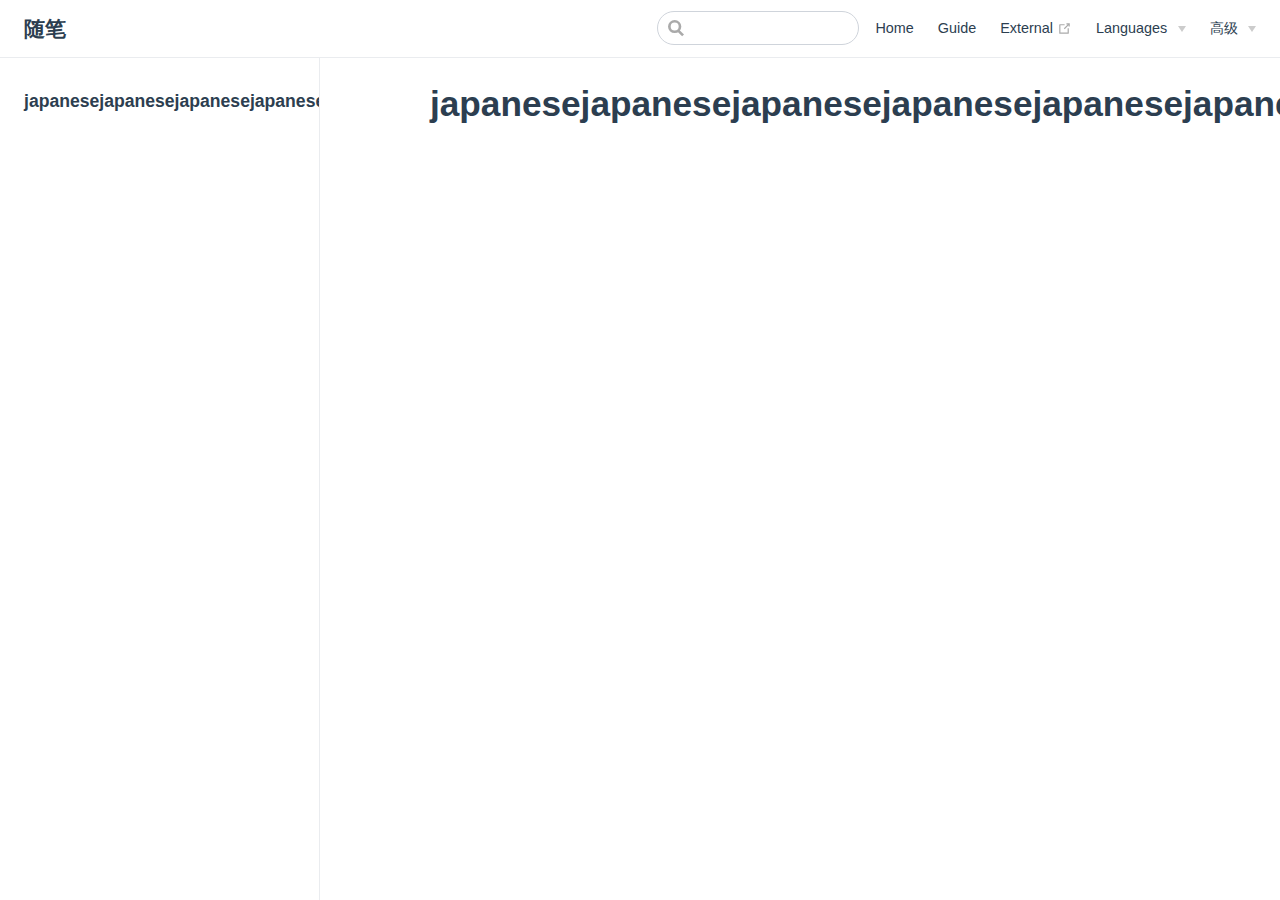
<file: language/japanese.html>
<!DOCTYPE html>
<html lang="en-US">
  <head>
    <meta charset="utf-8">
    <meta name="viewport" content="width=device-width,initial-scale=1">
    <title>japanesejapanesejapanesejapanesejapanesejapanesejapanesejapanesejapanese | 随笔</title>
    <meta name="description" content="记录工作和学习过程中的笔记，Java基础，springmvc springboot，前端开发 等总结笔记">
    
    
    <link rel="preload" href="/assets/css/0.styles.0f95b1b7.css" as="style"><link rel="preload" href="/assets/js/app.8ebb2434.js" as="script"><link rel="preload" href="/assets/js/2.628c0579.js" as="script"><link rel="preload" href="/assets/js/15.636e924c.js" as="script"><link rel="prefetch" href="/assets/js/10.8957b16d.js"><link rel="prefetch" href="/assets/js/11.1a735852.js"><link rel="prefetch" href="/assets/js/12.a48df087.js"><link rel="prefetch" href="/assets/js/13.e732927b.js"><link rel="prefetch" href="/assets/js/14.74976e53.js"><link rel="prefetch" href="/assets/js/16.8cca687c.js"><link rel="prefetch" href="/assets/js/17.479a62d3.js"><link rel="prefetch" href="/assets/js/18.89496310.js"><link rel="prefetch" href="/assets/js/19.af6cd4f5.js"><link rel="prefetch" href="/assets/js/3.334e05c4.js"><link rel="prefetch" href="/assets/js/4.f2814d93.js"><link rel="prefetch" href="/assets/js/5.f2ee3dfe.js"><link rel="prefetch" href="/assets/js/6.0343980f.js"><link rel="prefetch" href="/assets/js/7.1286859d.js"><link rel="prefetch" href="/assets/js/8.9a2535db.js"><link rel="prefetch" href="/assets/js/9.34b1ef4f.js">
    <link rel="stylesheet" href="/assets/css/0.styles.0f95b1b7.css">
  </head>
  <body>
    <div id="app" data-server-rendered="true"><div class="theme-container"><header class="navbar"><div class="sidebar-button"><svg xmlns="http://www.w3.org/2000/svg" aria-hidden="true" role="img" viewBox="0 0 448 512" class="icon"><path fill="currentColor" d="M436 124H12c-6.627 0-12-5.373-12-12V80c0-6.627 5.373-12 12-12h424c6.627 0 12 5.373 12 12v32c0 6.627-5.373 12-12 12zm0 160H12c-6.627 0-12-5.373-12-12v-32c0-6.627 5.373-12 12-12h424c6.627 0 12 5.373 12 12v32c0 6.627-5.373 12-12 12zm0 160H12c-6.627 0-12-5.373-12-12v-32c0-6.627 5.373-12 12-12h424c6.627 0 12 5.373 12 12v32c0 6.627-5.373 12-12 12z"></path></svg></div> <a href="/" class="home-link router-link-active"><!----> <span class="site-name">随笔</span></a> <div class="links"><div class="search-box"><input aria-label="Search" autocomplete="off" spellcheck="false" value=""> <!----></div> <nav class="nav-links can-hide"><div class="nav-item"><a href="/" class="nav-link">Home</a></div><div class="nav-item"><a href="/guide/" class="nav-link">Guide</a></div><div class="nav-item"><a href="https://google.com" target="_blank" rel="noopener noreferrer" class="nav-link external">
  External
  <svg xmlns="http://www.w3.org/2000/svg" aria-hidden="true" x="0px" y="0px" viewBox="0 0 100 100" width="15" height="15" class="icon outbound"><path fill="currentColor" d="M18.8,85.1h56l0,0c2.2,0,4-1.8,4-4v-32h-8v28h-48v-48h28v-8h-32l0,0c-2.2,0-4,1.8-4,4v56C14.8,83.3,16.6,85.1,18.8,85.1z"></path> <polygon fill="currentColor" points="45.7,48.7 51.3,54.3 77.2,28.5 77.2,37.2 85.2,37.2 85.2,14.9 62.8,14.9 62.8,22.9 71.5,22.9"></polygon></svg></a></div><div class="nav-item"><div class="dropdown-wrapper"><button type="button" aria-label="Languages" class="dropdown-title"><span class="title">Languages</span> <span class="arrow right"></span></button> <ul class="nav-dropdown" style="display:none;"><li class="dropdown-item"><!----> <a href="/language/chinese.html" class="nav-link">Chinese</a></li><li class="dropdown-item"><!----> <a href="/language/japanese.html" class="nav-link router-link-exact-active router-link-active">Japanese</a></li></ul></div></div><div class="nav-item"><div class="dropdown-wrapper"><button type="button" aria-label="高级" class="dropdown-title"><span class="title">高级</span> <span class="arrow right"></span></button> <ul class="nav-dropdown" style="display:none;"><li class="dropdown-item"><h4>算法</h4> <ul class="dropdown-subitem-wrapper"><li class="dropdown-subitem"><a href="/language/chinese.html" class="nav-link">冒泡</a></li><li class="dropdown-subitem"><a href="/language/japanese.html" class="nav-link router-link-exact-active router-link-active">快速</a></li></ul></li><li class="dropdown-item"><h4>设计模式</h4> <ul class="dropdown-subitem-wrapper"><li class="dropdown-subitem"><a href="/home2.html" class="nav-link">工厂</a></li><li class="dropdown-subitem"><a href="/home1.html" class="nav-link">单例</a></li></ul></li></ul></div></div> <!----></nav></div></header> <div class="sidebar-mask"></div> <aside class="sidebar"><nav class="nav-links"><div class="nav-item"><a href="/" class="nav-link">Home</a></div><div class="nav-item"><a href="/guide/" class="nav-link">Guide</a></div><div class="nav-item"><a href="https://google.com" target="_blank" rel="noopener noreferrer" class="nav-link external">
  External
  <svg xmlns="http://www.w3.org/2000/svg" aria-hidden="true" x="0px" y="0px" viewBox="0 0 100 100" width="15" height="15" class="icon outbound"><path fill="currentColor" d="M18.8,85.1h56l0,0c2.2,0,4-1.8,4-4v-32h-8v28h-48v-48h28v-8h-32l0,0c-2.2,0-4,1.8-4,4v56C14.8,83.3,16.6,85.1,18.8,85.1z"></path> <polygon fill="currentColor" points="45.7,48.7 51.3,54.3 77.2,28.5 77.2,37.2 85.2,37.2 85.2,14.9 62.8,14.9 62.8,22.9 71.5,22.9"></polygon></svg></a></div><div class="nav-item"><div class="dropdown-wrapper"><button type="button" aria-label="Languages" class="dropdown-title"><span class="title">Languages</span> <span class="arrow right"></span></button> <ul class="nav-dropdown" style="display:none;"><li class="dropdown-item"><!----> <a href="/language/chinese.html" class="nav-link">Chinese</a></li><li class="dropdown-item"><!----> <a href="/language/japanese.html" class="nav-link router-link-exact-active router-link-active">Japanese</a></li></ul></div></div><div class="nav-item"><div class="dropdown-wrapper"><button type="button" aria-label="高级" class="dropdown-title"><span class="title">高级</span> <span class="arrow right"></span></button> <ul class="nav-dropdown" style="display:none;"><li class="dropdown-item"><h4>算法</h4> <ul class="dropdown-subitem-wrapper"><li class="dropdown-subitem"><a href="/language/chinese.html" class="nav-link">冒泡</a></li><li class="dropdown-subitem"><a href="/language/japanese.html" class="nav-link router-link-exact-active router-link-active">快速</a></li></ul></li><li class="dropdown-item"><h4>设计模式</h4> <ul class="dropdown-subitem-wrapper"><li class="dropdown-subitem"><a href="/home2.html" class="nav-link">工厂</a></li><li class="dropdown-subitem"><a href="/home1.html" class="nav-link">单例</a></li></ul></li></ul></div></div> <!----></nav>  <ul class="sidebar-links"><li><section class="sidebar-group depth-0"><p class="sidebar-heading open"><span>japanesejapanesejapanesejapanesejapanesejapanesejapanesejapanesejapanese</span> <!----></p> <!----></section></li></ul> </aside> <main class="page"> <div class="theme-default-content content__default"><h1 id="japanesejapanesejapanesejapanesejapanesejapanesejapanesejapanesejapanese"><a href="#japanesejapanesejapanesejapanesejapanesejapanesejapanesejapanesejapanese" class="header-anchor">#</a> japanesejapanesejapanesejapanesejapanesejapanesejapanesejapanesejapanese</h1></div> <footer class="page-edit"><!----> <!----></footer> <!----> </main></div><div class="global-ui"></div></div>
    <script src="/assets/js/app.8ebb2434.js" defer></script><script src="/assets/js/2.628c0579.js" defer></script><script src="/assets/js/15.636e924c.js" defer></script>
  </body>
</html>
</file>
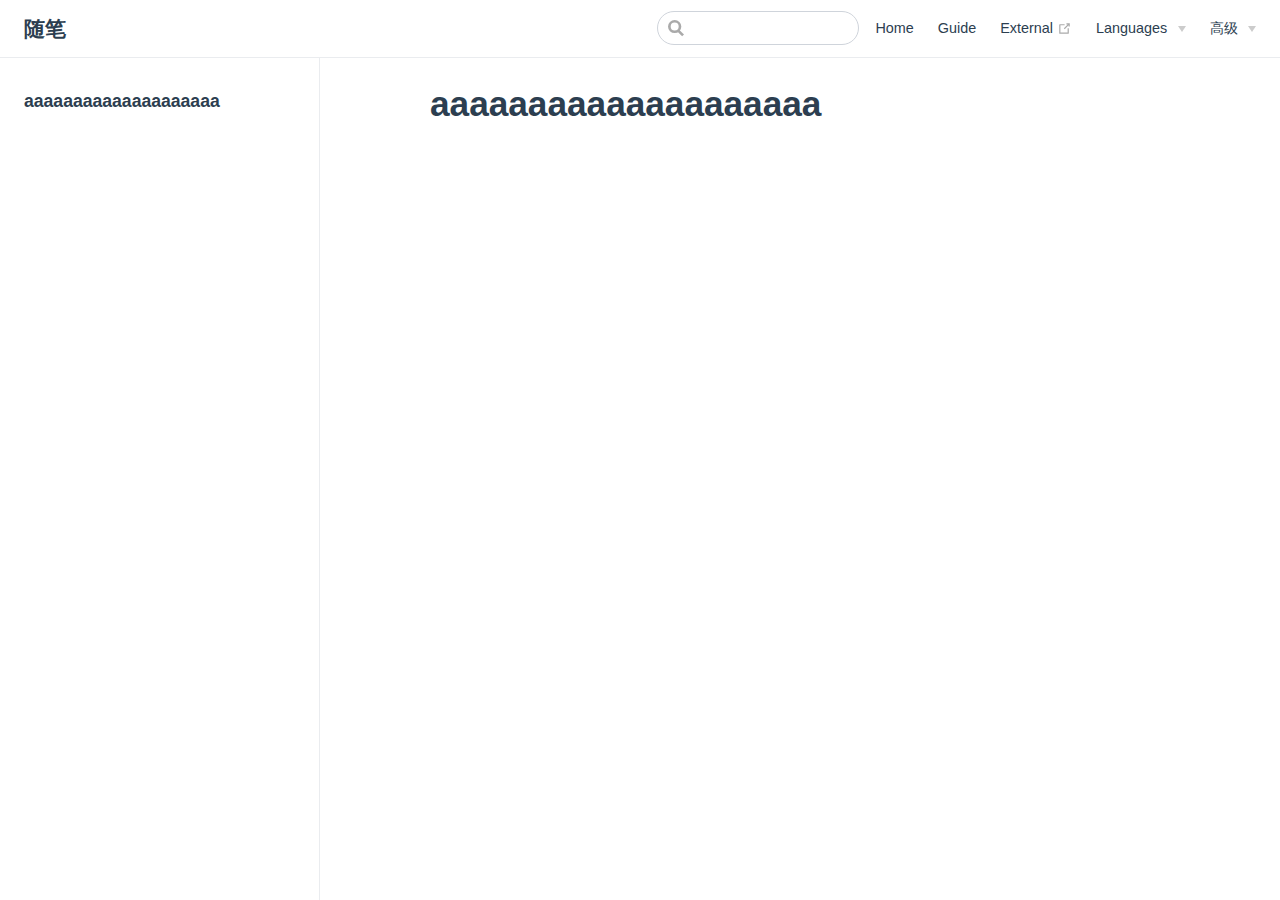
<file: page-a/a.html>
<!DOCTYPE html>
<html lang="en-US">
  <head>
    <meta charset="utf-8">
    <meta name="viewport" content="width=device-width,initial-scale=1">
    <title>aaaaaaaaaaaaaaaaaaaa | 随笔</title>
    <meta name="description" content="记录工作和学习过程中的笔记，Java基础，springmvc springboot，前端开发 等总结笔记">
    
    
    <link rel="preload" href="/assets/css/0.styles.0f95b1b7.css" as="style"><link rel="preload" href="/assets/js/app.8ebb2434.js" as="script"><link rel="preload" href="/assets/js/2.628c0579.js" as="script"><link rel="preload" href="/assets/js/16.8cca687c.js" as="script"><link rel="prefetch" href="/assets/js/10.8957b16d.js"><link rel="prefetch" href="/assets/js/11.1a735852.js"><link rel="prefetch" href="/assets/js/12.a48df087.js"><link rel="prefetch" href="/assets/js/13.e732927b.js"><link rel="prefetch" href="/assets/js/14.74976e53.js"><link rel="prefetch" href="/assets/js/15.636e924c.js"><link rel="prefetch" href="/assets/js/17.479a62d3.js"><link rel="prefetch" href="/assets/js/18.89496310.js"><link rel="prefetch" href="/assets/js/19.af6cd4f5.js"><link rel="prefetch" href="/assets/js/3.334e05c4.js"><link rel="prefetch" href="/assets/js/4.f2814d93.js"><link rel="prefetch" href="/assets/js/5.f2ee3dfe.js"><link rel="prefetch" href="/assets/js/6.0343980f.js"><link rel="prefetch" href="/assets/js/7.1286859d.js"><link rel="prefetch" href="/assets/js/8.9a2535db.js"><link rel="prefetch" href="/assets/js/9.34b1ef4f.js">
    <link rel="stylesheet" href="/assets/css/0.styles.0f95b1b7.css">
  </head>
  <body>
    <div id="app" data-server-rendered="true"><div class="theme-container"><header class="navbar"><div class="sidebar-button"><svg xmlns="http://www.w3.org/2000/svg" aria-hidden="true" role="img" viewBox="0 0 448 512" class="icon"><path fill="currentColor" d="M436 124H12c-6.627 0-12-5.373-12-12V80c0-6.627 5.373-12 12-12h424c6.627 0 12 5.373 12 12v32c0 6.627-5.373 12-12 12zm0 160H12c-6.627 0-12-5.373-12-12v-32c0-6.627 5.373-12 12-12h424c6.627 0 12 5.373 12 12v32c0 6.627-5.373 12-12 12zm0 160H12c-6.627 0-12-5.373-12-12v-32c0-6.627 5.373-12 12-12h424c6.627 0 12 5.373 12 12v32c0 6.627-5.373 12-12 12z"></path></svg></div> <a href="/" class="home-link router-link-active"><!----> <span class="site-name">随笔</span></a> <div class="links"><div class="search-box"><input aria-label="Search" autocomplete="off" spellcheck="false" value=""> <!----></div> <nav class="nav-links can-hide"><div class="nav-item"><a href="/" class="nav-link">Home</a></div><div class="nav-item"><a href="/guide/" class="nav-link">Guide</a></div><div class="nav-item"><a href="https://google.com" target="_blank" rel="noopener noreferrer" class="nav-link external">
  External
  <svg xmlns="http://www.w3.org/2000/svg" aria-hidden="true" x="0px" y="0px" viewBox="0 0 100 100" width="15" height="15" class="icon outbound"><path fill="currentColor" d="M18.8,85.1h56l0,0c2.2,0,4-1.8,4-4v-32h-8v28h-48v-48h28v-8h-32l0,0c-2.2,0-4,1.8-4,4v56C14.8,83.3,16.6,85.1,18.8,85.1z"></path> <polygon fill="currentColor" points="45.7,48.7 51.3,54.3 77.2,28.5 77.2,37.2 85.2,37.2 85.2,14.9 62.8,14.9 62.8,22.9 71.5,22.9"></polygon></svg></a></div><div class="nav-item"><div class="dropdown-wrapper"><button type="button" aria-label="Languages" class="dropdown-title"><span class="title">Languages</span> <span class="arrow right"></span></button> <ul class="nav-dropdown" style="display:none;"><li class="dropdown-item"><!----> <a href="/language/chinese.html" class="nav-link">Chinese</a></li><li class="dropdown-item"><!----> <a href="/language/japanese.html" class="nav-link">Japanese</a></li></ul></div></div><div class="nav-item"><div class="dropdown-wrapper"><button type="button" aria-label="高级" class="dropdown-title"><span class="title">高级</span> <span class="arrow right"></span></button> <ul class="nav-dropdown" style="display:none;"><li class="dropdown-item"><h4>算法</h4> <ul class="dropdown-subitem-wrapper"><li class="dropdown-subitem"><a href="/language/chinese.html" class="nav-link">冒泡</a></li><li class="dropdown-subitem"><a href="/language/japanese.html" class="nav-link">快速</a></li></ul></li><li class="dropdown-item"><h4>设计模式</h4> <ul class="dropdown-subitem-wrapper"><li class="dropdown-subitem"><a href="/home2.html" class="nav-link">工厂</a></li><li class="dropdown-subitem"><a href="/home1.html" class="nav-link">单例</a></li></ul></li></ul></div></div> <!----></nav></div></header> <div class="sidebar-mask"></div> <aside class="sidebar"><nav class="nav-links"><div class="nav-item"><a href="/" class="nav-link">Home</a></div><div class="nav-item"><a href="/guide/" class="nav-link">Guide</a></div><div class="nav-item"><a href="https://google.com" target="_blank" rel="noopener noreferrer" class="nav-link external">
  External
  <svg xmlns="http://www.w3.org/2000/svg" aria-hidden="true" x="0px" y="0px" viewBox="0 0 100 100" width="15" height="15" class="icon outbound"><path fill="currentColor" d="M18.8,85.1h56l0,0c2.2,0,4-1.8,4-4v-32h-8v28h-48v-48h28v-8h-32l0,0c-2.2,0-4,1.8-4,4v56C14.8,83.3,16.6,85.1,18.8,85.1z"></path> <polygon fill="currentColor" points="45.7,48.7 51.3,54.3 77.2,28.5 77.2,37.2 85.2,37.2 85.2,14.9 62.8,14.9 62.8,22.9 71.5,22.9"></polygon></svg></a></div><div class="nav-item"><div class="dropdown-wrapper"><button type="button" aria-label="Languages" class="dropdown-title"><span class="title">Languages</span> <span class="arrow right"></span></button> <ul class="nav-dropdown" style="display:none;"><li class="dropdown-item"><!----> <a href="/language/chinese.html" class="nav-link">Chinese</a></li><li class="dropdown-item"><!----> <a href="/language/japanese.html" class="nav-link">Japanese</a></li></ul></div></div><div class="nav-item"><div class="dropdown-wrapper"><button type="button" aria-label="高级" class="dropdown-title"><span class="title">高级</span> <span class="arrow right"></span></button> <ul class="nav-dropdown" style="display:none;"><li class="dropdown-item"><h4>算法</h4> <ul class="dropdown-subitem-wrapper"><li class="dropdown-subitem"><a href="/language/chinese.html" class="nav-link">冒泡</a></li><li class="dropdown-subitem"><a href="/language/japanese.html" class="nav-link">快速</a></li></ul></li><li class="dropdown-item"><h4>设计模式</h4> <ul class="dropdown-subitem-wrapper"><li class="dropdown-subitem"><a href="/home2.html" class="nav-link">工厂</a></li><li class="dropdown-subitem"><a href="/home1.html" class="nav-link">单例</a></li></ul></li></ul></div></div> <!----></nav>  <ul class="sidebar-links"><li><section class="sidebar-group depth-0"><p class="sidebar-heading open"><span>aaaaaaaaaaaaaaaaaaaa</span> <!----></p> <!----></section></li></ul> </aside> <main class="page"> <div class="theme-default-content content__default"><h1 id="aaaaaaaaaaaaaaaaaaaa"><a href="#aaaaaaaaaaaaaaaaaaaa" class="header-anchor">#</a> aaaaaaaaaaaaaaaaaaaa</h1></div> <footer class="page-edit"><!----> <!----></footer> <!----> </main></div><div class="global-ui"></div></div>
    <script src="/assets/js/app.8ebb2434.js" defer></script><script src="/assets/js/2.628c0579.js" defer></script><script src="/assets/js/16.8cca687c.js" defer></script>
  </body>
</html>
</file>
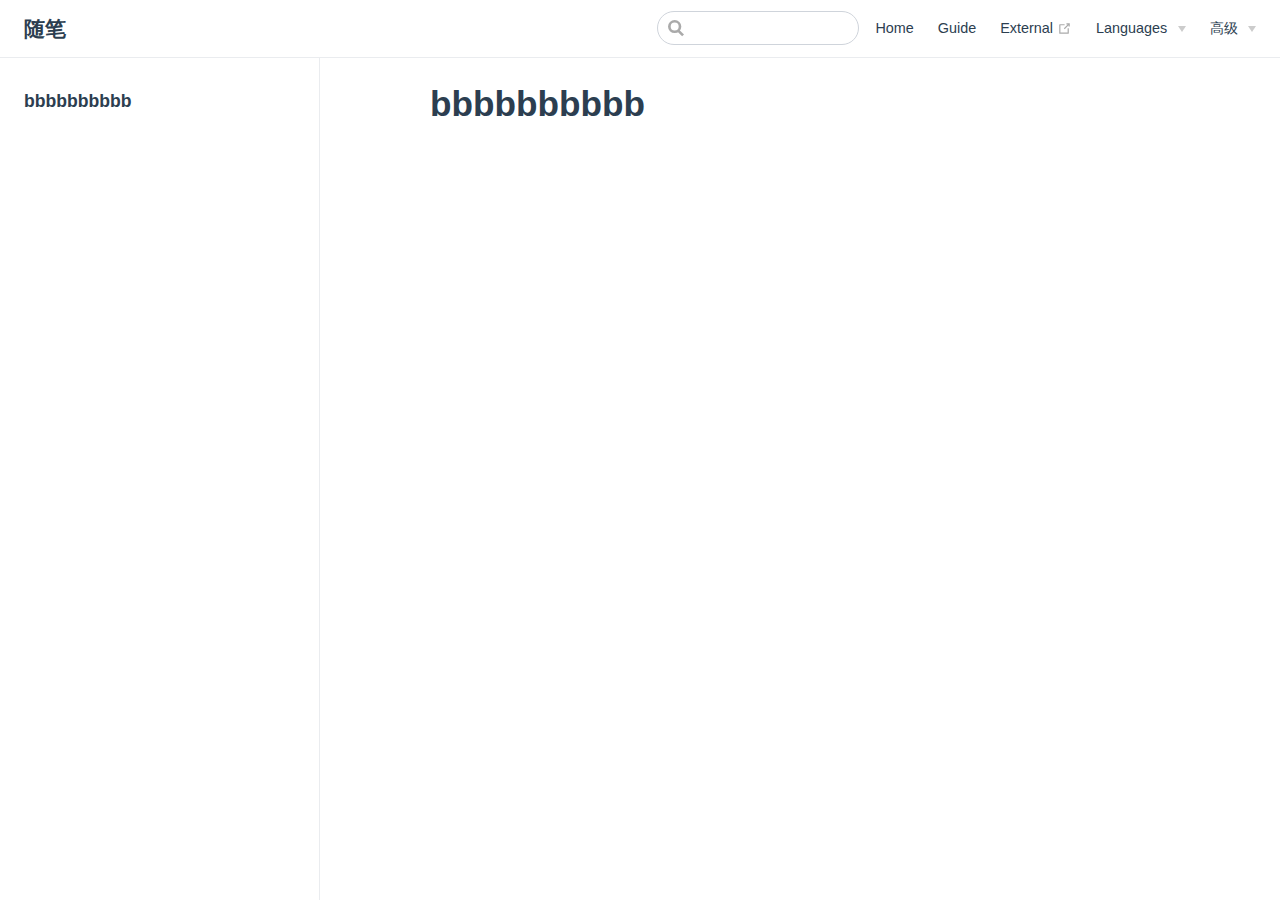
<file: page-a/b.html>
<!DOCTYPE html>
<html lang="en-US">
  <head>
    <meta charset="utf-8">
    <meta name="viewport" content="width=device-width,initial-scale=1">
    <title>bbbbbbbbbb | 随笔</title>
    <meta name="description" content="记录工作和学习过程中的笔记，Java基础，springmvc springboot，前端开发 等总结笔记">
    
    
    <link rel="preload" href="/assets/css/0.styles.0f95b1b7.css" as="style"><link rel="preload" href="/assets/js/app.8ebb2434.js" as="script"><link rel="preload" href="/assets/js/2.628c0579.js" as="script"><link rel="preload" href="/assets/js/17.479a62d3.js" as="script"><link rel="prefetch" href="/assets/js/10.8957b16d.js"><link rel="prefetch" href="/assets/js/11.1a735852.js"><link rel="prefetch" href="/assets/js/12.a48df087.js"><link rel="prefetch" href="/assets/js/13.e732927b.js"><link rel="prefetch" href="/assets/js/14.74976e53.js"><link rel="prefetch" href="/assets/js/15.636e924c.js"><link rel="prefetch" href="/assets/js/16.8cca687c.js"><link rel="prefetch" href="/assets/js/18.89496310.js"><link rel="prefetch" href="/assets/js/19.af6cd4f5.js"><link rel="prefetch" href="/assets/js/3.334e05c4.js"><link rel="prefetch" href="/assets/js/4.f2814d93.js"><link rel="prefetch" href="/assets/js/5.f2ee3dfe.js"><link rel="prefetch" href="/assets/js/6.0343980f.js"><link rel="prefetch" href="/assets/js/7.1286859d.js"><link rel="prefetch" href="/assets/js/8.9a2535db.js"><link rel="prefetch" href="/assets/js/9.34b1ef4f.js">
    <link rel="stylesheet" href="/assets/css/0.styles.0f95b1b7.css">
  </head>
  <body>
    <div id="app" data-server-rendered="true"><div class="theme-container"><header class="navbar"><div class="sidebar-button"><svg xmlns="http://www.w3.org/2000/svg" aria-hidden="true" role="img" viewBox="0 0 448 512" class="icon"><path fill="currentColor" d="M436 124H12c-6.627 0-12-5.373-12-12V80c0-6.627 5.373-12 12-12h424c6.627 0 12 5.373 12 12v32c0 6.627-5.373 12-12 12zm0 160H12c-6.627 0-12-5.373-12-12v-32c0-6.627 5.373-12 12-12h424c6.627 0 12 5.373 12 12v32c0 6.627-5.373 12-12 12zm0 160H12c-6.627 0-12-5.373-12-12v-32c0-6.627 5.373-12 12-12h424c6.627 0 12 5.373 12 12v32c0 6.627-5.373 12-12 12z"></path></svg></div> <a href="/" class="home-link router-link-active"><!----> <span class="site-name">随笔</span></a> <div class="links"><div class="search-box"><input aria-label="Search" autocomplete="off" spellcheck="false" value=""> <!----></div> <nav class="nav-links can-hide"><div class="nav-item"><a href="/" class="nav-link">Home</a></div><div class="nav-item"><a href="/guide/" class="nav-link">Guide</a></div><div class="nav-item"><a href="https://google.com" target="_blank" rel="noopener noreferrer" class="nav-link external">
  External
  <svg xmlns="http://www.w3.org/2000/svg" aria-hidden="true" x="0px" y="0px" viewBox="0 0 100 100" width="15" height="15" class="icon outbound"><path fill="currentColor" d="M18.8,85.1h56l0,0c2.2,0,4-1.8,4-4v-32h-8v28h-48v-48h28v-8h-32l0,0c-2.2,0-4,1.8-4,4v56C14.8,83.3,16.6,85.1,18.8,85.1z"></path> <polygon fill="currentColor" points="45.7,48.7 51.3,54.3 77.2,28.5 77.2,37.2 85.2,37.2 85.2,14.9 62.8,14.9 62.8,22.9 71.5,22.9"></polygon></svg></a></div><div class="nav-item"><div class="dropdown-wrapper"><button type="button" aria-label="Languages" class="dropdown-title"><span class="title">Languages</span> <span class="arrow right"></span></button> <ul class="nav-dropdown" style="display:none;"><li class="dropdown-item"><!----> <a href="/language/chinese.html" class="nav-link">Chinese</a></li><li class="dropdown-item"><!----> <a href="/language/japanese.html" class="nav-link">Japanese</a></li></ul></div></div><div class="nav-item"><div class="dropdown-wrapper"><button type="button" aria-label="高级" class="dropdown-title"><span class="title">高级</span> <span class="arrow right"></span></button> <ul class="nav-dropdown" style="display:none;"><li class="dropdown-item"><h4>算法</h4> <ul class="dropdown-subitem-wrapper"><li class="dropdown-subitem"><a href="/language/chinese.html" class="nav-link">冒泡</a></li><li class="dropdown-subitem"><a href="/language/japanese.html" class="nav-link">快速</a></li></ul></li><li class="dropdown-item"><h4>设计模式</h4> <ul class="dropdown-subitem-wrapper"><li class="dropdown-subitem"><a href="/home2.html" class="nav-link">工厂</a></li><li class="dropdown-subitem"><a href="/home1.html" class="nav-link">单例</a></li></ul></li></ul></div></div> <!----></nav></div></header> <div class="sidebar-mask"></div> <aside class="sidebar"><nav class="nav-links"><div class="nav-item"><a href="/" class="nav-link">Home</a></div><div class="nav-item"><a href="/guide/" class="nav-link">Guide</a></div><div class="nav-item"><a href="https://google.com" target="_blank" rel="noopener noreferrer" class="nav-link external">
  External
  <svg xmlns="http://www.w3.org/2000/svg" aria-hidden="true" x="0px" y="0px" viewBox="0 0 100 100" width="15" height="15" class="icon outbound"><path fill="currentColor" d="M18.8,85.1h56l0,0c2.2,0,4-1.8,4-4v-32h-8v28h-48v-48h28v-8h-32l0,0c-2.2,0-4,1.8-4,4v56C14.8,83.3,16.6,85.1,18.8,85.1z"></path> <polygon fill="currentColor" points="45.7,48.7 51.3,54.3 77.2,28.5 77.2,37.2 85.2,37.2 85.2,14.9 62.8,14.9 62.8,22.9 71.5,22.9"></polygon></svg></a></div><div class="nav-item"><div class="dropdown-wrapper"><button type="button" aria-label="Languages" class="dropdown-title"><span class="title">Languages</span> <span class="arrow right"></span></button> <ul class="nav-dropdown" style="display:none;"><li class="dropdown-item"><!----> <a href="/language/chinese.html" class="nav-link">Chinese</a></li><li class="dropdown-item"><!----> <a href="/language/japanese.html" class="nav-link">Japanese</a></li></ul></div></div><div class="nav-item"><div class="dropdown-wrapper"><button type="button" aria-label="高级" class="dropdown-title"><span class="title">高级</span> <span class="arrow right"></span></button> <ul class="nav-dropdown" style="display:none;"><li class="dropdown-item"><h4>算法</h4> <ul class="dropdown-subitem-wrapper"><li class="dropdown-subitem"><a href="/language/chinese.html" class="nav-link">冒泡</a></li><li class="dropdown-subitem"><a href="/language/japanese.html" class="nav-link">快速</a></li></ul></li><li class="dropdown-item"><h4>设计模式</h4> <ul class="dropdown-subitem-wrapper"><li class="dropdown-subitem"><a href="/home2.html" class="nav-link">工厂</a></li><li class="dropdown-subitem"><a href="/home1.html" class="nav-link">单例</a></li></ul></li></ul></div></div> <!----></nav>  <ul class="sidebar-links"><li><section class="sidebar-group depth-0"><p class="sidebar-heading open"><span>bbbbbbbbbb</span> <!----></p> <!----></section></li></ul> </aside> <main class="page"> <div class="theme-default-content content__default"><h1 id="bbbbbbbbbb"><a href="#bbbbbbbbbb" class="header-anchor">#</a> bbbbbbbbbb</h1></div> <footer class="page-edit"><!----> <!----></footer> <!----> </main></div><div class="global-ui"></div></div>
    <script src="/assets/js/app.8ebb2434.js" defer></script><script src="/assets/js/2.628c0579.js" defer></script><script src="/assets/js/17.479a62d3.js" defer></script>
  </body>
</html>
</file>
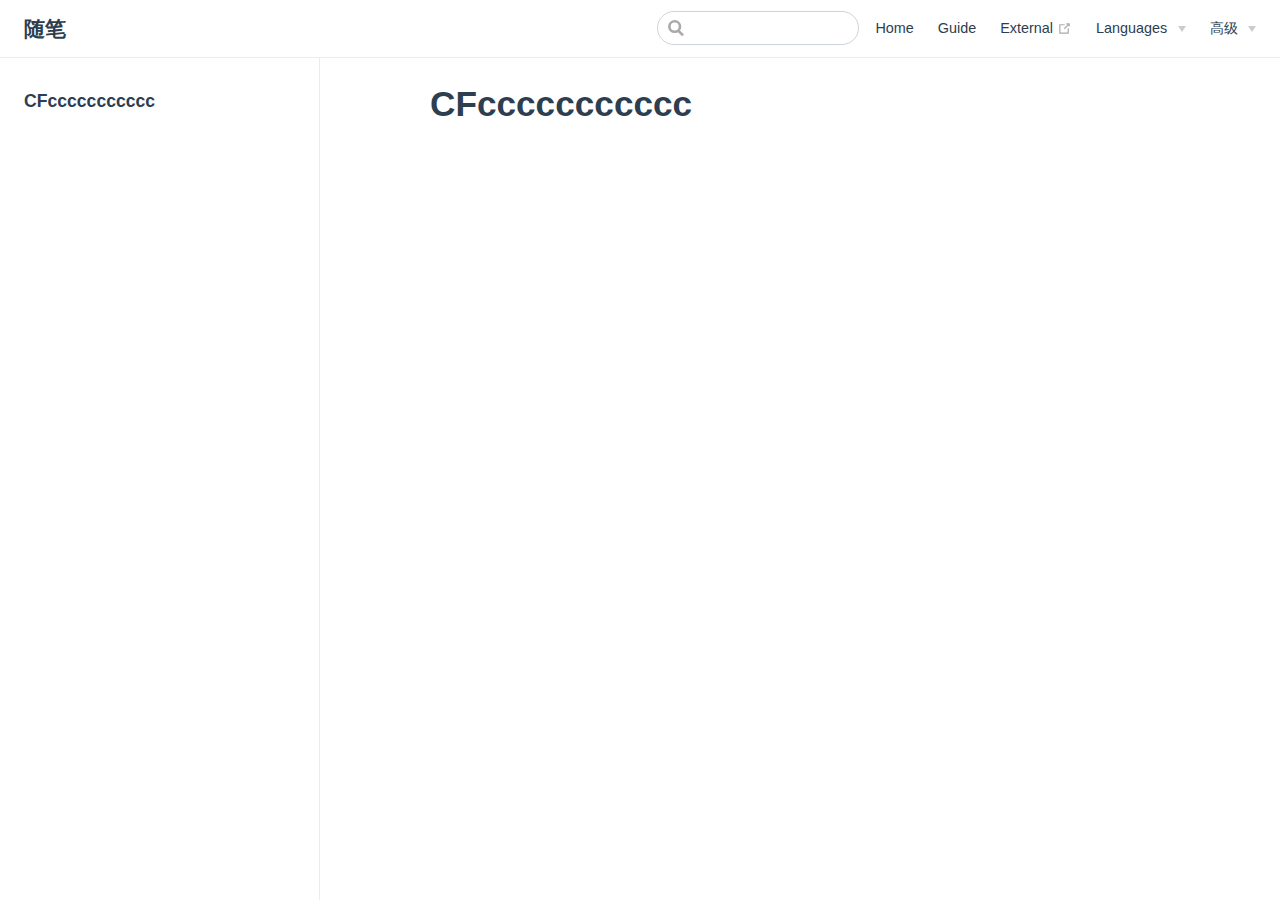
<file: page-a/c.html>
<!DOCTYPE html>
<html lang="en-US">
  <head>
    <meta charset="utf-8">
    <meta name="viewport" content="width=device-width,initial-scale=1">
    <title>CFccccccccccc | 随笔</title>
    <meta name="description" content="记录工作和学习过程中的笔记，Java基础，springmvc springboot，前端开发 等总结笔记">
    
    
    <link rel="preload" href="/assets/css/0.styles.0f95b1b7.css" as="style"><link rel="preload" href="/assets/js/app.8ebb2434.js" as="script"><link rel="preload" href="/assets/js/2.628c0579.js" as="script"><link rel="preload" href="/assets/js/18.89496310.js" as="script"><link rel="prefetch" href="/assets/js/10.8957b16d.js"><link rel="prefetch" href="/assets/js/11.1a735852.js"><link rel="prefetch" href="/assets/js/12.a48df087.js"><link rel="prefetch" href="/assets/js/13.e732927b.js"><link rel="prefetch" href="/assets/js/14.74976e53.js"><link rel="prefetch" href="/assets/js/15.636e924c.js"><link rel="prefetch" href="/assets/js/16.8cca687c.js"><link rel="prefetch" href="/assets/js/17.479a62d3.js"><link rel="prefetch" href="/assets/js/19.af6cd4f5.js"><link rel="prefetch" href="/assets/js/3.334e05c4.js"><link rel="prefetch" href="/assets/js/4.f2814d93.js"><link rel="prefetch" href="/assets/js/5.f2ee3dfe.js"><link rel="prefetch" href="/assets/js/6.0343980f.js"><link rel="prefetch" href="/assets/js/7.1286859d.js"><link rel="prefetch" href="/assets/js/8.9a2535db.js"><link rel="prefetch" href="/assets/js/9.34b1ef4f.js">
    <link rel="stylesheet" href="/assets/css/0.styles.0f95b1b7.css">
  </head>
  <body>
    <div id="app" data-server-rendered="true"><div class="theme-container"><header class="navbar"><div class="sidebar-button"><svg xmlns="http://www.w3.org/2000/svg" aria-hidden="true" role="img" viewBox="0 0 448 512" class="icon"><path fill="currentColor" d="M436 124H12c-6.627 0-12-5.373-12-12V80c0-6.627 5.373-12 12-12h424c6.627 0 12 5.373 12 12v32c0 6.627-5.373 12-12 12zm0 160H12c-6.627 0-12-5.373-12-12v-32c0-6.627 5.373-12 12-12h424c6.627 0 12 5.373 12 12v32c0 6.627-5.373 12-12 12zm0 160H12c-6.627 0-12-5.373-12-12v-32c0-6.627 5.373-12 12-12h424c6.627 0 12 5.373 12 12v32c0 6.627-5.373 12-12 12z"></path></svg></div> <a href="/" class="home-link router-link-active"><!----> <span class="site-name">随笔</span></a> <div class="links"><div class="search-box"><input aria-label="Search" autocomplete="off" spellcheck="false" value=""> <!----></div> <nav class="nav-links can-hide"><div class="nav-item"><a href="/" class="nav-link">Home</a></div><div class="nav-item"><a href="/guide/" class="nav-link">Guide</a></div><div class="nav-item"><a href="https://google.com" target="_blank" rel="noopener noreferrer" class="nav-link external">
  External
  <svg xmlns="http://www.w3.org/2000/svg" aria-hidden="true" x="0px" y="0px" viewBox="0 0 100 100" width="15" height="15" class="icon outbound"><path fill="currentColor" d="M18.8,85.1h56l0,0c2.2,0,4-1.8,4-4v-32h-8v28h-48v-48h28v-8h-32l0,0c-2.2,0-4,1.8-4,4v56C14.8,83.3,16.6,85.1,18.8,85.1z"></path> <polygon fill="currentColor" points="45.7,48.7 51.3,54.3 77.2,28.5 77.2,37.2 85.2,37.2 85.2,14.9 62.8,14.9 62.8,22.9 71.5,22.9"></polygon></svg></a></div><div class="nav-item"><div class="dropdown-wrapper"><button type="button" aria-label="Languages" class="dropdown-title"><span class="title">Languages</span> <span class="arrow right"></span></button> <ul class="nav-dropdown" style="display:none;"><li class="dropdown-item"><!----> <a href="/language/chinese.html" class="nav-link">Chinese</a></li><li class="dropdown-item"><!----> <a href="/language/japanese.html" class="nav-link">Japanese</a></li></ul></div></div><div class="nav-item"><div class="dropdown-wrapper"><button type="button" aria-label="高级" class="dropdown-title"><span class="title">高级</span> <span class="arrow right"></span></button> <ul class="nav-dropdown" style="display:none;"><li class="dropdown-item"><h4>算法</h4> <ul class="dropdown-subitem-wrapper"><li class="dropdown-subitem"><a href="/language/chinese.html" class="nav-link">冒泡</a></li><li class="dropdown-subitem"><a href="/language/japanese.html" class="nav-link">快速</a></li></ul></li><li class="dropdown-item"><h4>设计模式</h4> <ul class="dropdown-subitem-wrapper"><li class="dropdown-subitem"><a href="/home2.html" class="nav-link">工厂</a></li><li class="dropdown-subitem"><a href="/home1.html" class="nav-link">单例</a></li></ul></li></ul></div></div> <!----></nav></div></header> <div class="sidebar-mask"></div> <aside class="sidebar"><nav class="nav-links"><div class="nav-item"><a href="/" class="nav-link">Home</a></div><div class="nav-item"><a href="/guide/" class="nav-link">Guide</a></div><div class="nav-item"><a href="https://google.com" target="_blank" rel="noopener noreferrer" class="nav-link external">
  External
  <svg xmlns="http://www.w3.org/2000/svg" aria-hidden="true" x="0px" y="0px" viewBox="0 0 100 100" width="15" height="15" class="icon outbound"><path fill="currentColor" d="M18.8,85.1h56l0,0c2.2,0,4-1.8,4-4v-32h-8v28h-48v-48h28v-8h-32l0,0c-2.2,0-4,1.8-4,4v56C14.8,83.3,16.6,85.1,18.8,85.1z"></path> <polygon fill="currentColor" points="45.7,48.7 51.3,54.3 77.2,28.5 77.2,37.2 85.2,37.2 85.2,14.9 62.8,14.9 62.8,22.9 71.5,22.9"></polygon></svg></a></div><div class="nav-item"><div class="dropdown-wrapper"><button type="button" aria-label="Languages" class="dropdown-title"><span class="title">Languages</span> <span class="arrow right"></span></button> <ul class="nav-dropdown" style="display:none;"><li class="dropdown-item"><!----> <a href="/language/chinese.html" class="nav-link">Chinese</a></li><li class="dropdown-item"><!----> <a href="/language/japanese.html" class="nav-link">Japanese</a></li></ul></div></div><div class="nav-item"><div class="dropdown-wrapper"><button type="button" aria-label="高级" class="dropdown-title"><span class="title">高级</span> <span class="arrow right"></span></button> <ul class="nav-dropdown" style="display:none;"><li class="dropdown-item"><h4>算法</h4> <ul class="dropdown-subitem-wrapper"><li class="dropdown-subitem"><a href="/language/chinese.html" class="nav-link">冒泡</a></li><li class="dropdown-subitem"><a href="/language/japanese.html" class="nav-link">快速</a></li></ul></li><li class="dropdown-item"><h4>设计模式</h4> <ul class="dropdown-subitem-wrapper"><li class="dropdown-subitem"><a href="/home2.html" class="nav-link">工厂</a></li><li class="dropdown-subitem"><a href="/home1.html" class="nav-link">单例</a></li></ul></li></ul></div></div> <!----></nav>  <ul class="sidebar-links"><li><section class="sidebar-group depth-0"><p class="sidebar-heading open"><span>CFccccccccccc</span> <!----></p> <!----></section></li></ul> </aside> <main class="page"> <div class="theme-default-content content__default"><h1 id="cfccccccccccc"><a href="#cfccccccccccc" class="header-anchor">#</a> CFccccccccccc</h1></div> <footer class="page-edit"><!----> <!----></footer> <!----> </main></div><div class="global-ui"></div></div>
    <script src="/assets/js/app.8ebb2434.js" defer></script><script src="/assets/js/2.628c0579.js" defer></script><script src="/assets/js/18.89496310.js" defer></script>
  </body>
</html>
</file>
<file: assets/css/0.styles.0f95b1b7.css>
#nprogress{pointer-events:none}#nprogress .bar{background:#3eaf7c;position:fixed;z-index:1031;top:0;left:0;width:100%;height:2px}#nprogress .peg{display:block;position:absolute;right:0;width:100px;height:100%;box-shadow:0 0 10px #3eaf7c,0 0 5px #3eaf7c;opacity:1;transform:rotate(3deg) translateY(-4px)}#nprogress .spinner{display:block;position:fixed;z-index:1031;top:15px;right:15px}#nprogress .spinner-icon{width:18px;height:18px;box-sizing:border-box;border-color:#3eaf7c transparent transparent #3eaf7c;border-style:solid;border-width:2px;border-radius:50%;animation:nprogress-spinner .4s linear infinite}.nprogress-custom-parent{overflow:hidden;position:relative}.nprogress-custom-parent #nprogress .bar,.nprogress-custom-parent #nprogress .spinner{position:absolute}@keyframes nprogress-spinner{0%{transform:rotate(0deg)}to{transform:rotate(1turn)}}.icon.outbound{color:#aaa;display:inline-block;vertical-align:middle;position:relative;top:-1px}.home{padding:3.6rem 2rem 0;max-width:960px;margin:0 auto;display:block}.home .hero{text-align:center}.home .hero img{max-width:100%;max-height:280px;display:block;margin:3rem auto 1.5rem}.home .hero h1{font-size:3rem}.home .hero .action,.home .hero .description,.home .hero h1{margin:1.8rem auto}.home .hero .description{max-width:35rem;font-size:1.6rem;line-height:1.3;color:#6a8bad}.home .hero .action-button{display:inline-block;font-size:1.2rem;color:#fff;background-color:#3eaf7c;padding:.8rem 1.6rem;border-radius:4px;transition:background-color .1s ease;box-sizing:border-box;border-bottom:1px solid #389d70}.home .hero .action-button:hover{background-color:#4abf8a}.home .features{border-top:1px solid #eaecef;padding:1.2rem 0;margin-top:2.5rem;display:flex;flex-wrap:wrap;align-items:flex-start;align-content:stretch;justify-content:space-between}.home .feature{flex-grow:1;flex-basis:30%;max-width:30%}.home .feature h2{font-size:1.4rem;font-weight:500;border-bottom:none;padding-bottom:0;color:#3a5169}.home .feature p{color:#4e6e8e}.home .footer{padding:2.5rem;border-top:1px solid #eaecef;text-align:center;color:#4e6e8e}@media (max-width:719px){.home .features{flex-direction:column}.home .feature{max-width:100%;padding:0 2.5rem}}@media (max-width:419px){.home{padding-left:1.5rem;padding-right:1.5rem}.home .hero img{max-height:210px;margin:2rem auto 1.2rem}.home .hero h1{font-size:2rem}.home .hero .action,.home .hero .description,.home .hero h1{margin:1.2rem auto}.home .hero .description{font-size:1.2rem}.home .hero .action-button{font-size:1rem;padding:.6rem 1.2rem}.home .feature h2{font-size:1.25rem}}.search-box{display:inline-block;position:relative;margin-right:1rem}.search-box input{cursor:text;width:10rem;height:2rem;color:#4e6e8e;display:inline-block;border:1px solid #cfd4db;border-radius:2rem;font-size:.9rem;line-height:2rem;padding:0 .5rem 0 2rem;outline:none;transition:all .2s ease;background:#fff url(/assets/img/search.83621669.svg) .6rem .5rem no-repeat;background-size:1rem}.search-box input:focus{cursor:auto;border-color:#3eaf7c}.search-box .suggestions{background:#fff;width:20rem;position:absolute;top:1.5rem;border:1px solid #cfd4db;border-radius:6px;padding:.4rem;list-style-type:none}.search-box .suggestions.align-right{right:0}.search-box .suggestion{line-height:1.4;padding:.4rem .6rem;border-radius:4px;cursor:pointer}.search-box .suggestion a{white-space:normal;color:#5d82a6}.search-box .suggestion a .page-title{font-weight:600}.search-box .suggestion a .header{font-size:.9em;margin-left:.25em}.search-box .suggestion.focused{background-color:#f3f4f5}.search-box .suggestion.focused a{color:#3eaf7c}@media (max-width:959px){.search-box input{cursor:pointer;width:0;border-color:transparent;position:relative}.search-box input:focus{cursor:text;left:0;width:10rem}}@media (-ms-high-contrast:none){.search-box input{height:2rem}}@media (max-width:959px) and (min-width:719px){.search-box .suggestions{left:0}}@media (max-width:719px){.search-box{margin-right:0}.search-box input{left:1rem}.search-box .suggestions{right:0}}@media (max-width:419px){.search-box .suggestions{width:calc(100vw - 4rem)}.search-box input:focus{width:8rem}}.sidebar-button{cursor:pointer;display:none;width:1.25rem;height:1.25rem;position:absolute;padding:.6rem;top:.6rem;left:1rem}.sidebar-button .icon{display:block;width:1.25rem;height:1.25rem}@media (max-width:719px){.sidebar-button{display:block}}.dropdown-enter,.dropdown-leave-to{height:0!important}.dropdown-wrapper{cursor:pointer}.dropdown-wrapper .dropdown-title{display:block;font-size:.9rem;font-family:inherit;cursor:inherit;padding:inherit;line-height:1.4rem;background:transparent;border:none;font-weight:500;color:#2c3e50}.dropdown-wrapper .dropdown-title:hover{border-color:transparent}.dropdown-wrapper .dropdown-title .arrow{vertical-align:middle;margin-top:-1px;margin-left:.4rem}.dropdown-wrapper .nav-dropdown .dropdown-item{color:inherit;line-height:1.7rem}.dropdown-wrapper .nav-dropdown .dropdown-item h4{margin:.45rem 0 0;border-top:1px solid #eee;padding:.45rem 1.5rem 0 1.25rem}.dropdown-wrapper .nav-dropdown .dropdown-item .dropdown-subitem-wrapper{padding:0;list-style:none}.dropdown-wrapper .nav-dropdown .dropdown-item .dropdown-subitem-wrapper .dropdown-subitem{font-size:.9em}.dropdown-wrapper .nav-dropdown .dropdown-item a{display:block;line-height:1.7rem;position:relative;border-bottom:none;font-weight:400;margin-bottom:0;padding:0 1.5rem 0 1.25rem}.dropdown-wrapper .nav-dropdown .dropdown-item a.router-link-active,.dropdown-wrapper .nav-dropdown .dropdown-item a:hover{color:#3eaf7c}.dropdown-wrapper .nav-dropdown .dropdown-item a.router-link-active:after{content:"";width:0;height:0;border-left:5px solid #3eaf7c;border-top:3px solid transparent;border-bottom:3px solid transparent;position:absolute;top:calc(50% - 2px);left:9px}.dropdown-wrapper .nav-dropdown .dropdown-item:first-child h4{margin-top:0;padding-top:0;border-top:0}@media (max-width:719px){.dropdown-wrapper.open .dropdown-title{margin-bottom:.5rem}.dropdown-wrapper .dropdown-title{font-weight:600;font-size:inherit}.dropdown-wrapper .dropdown-title:hover{color:#3eaf7c}.dropdown-wrapper .nav-dropdown{transition:height .1s ease-out;overflow:hidden}.dropdown-wrapper .nav-dropdown .dropdown-item h4{border-top:0;margin-top:0;padding-top:0}.dropdown-wrapper .nav-dropdown .dropdown-item>a,.dropdown-wrapper .nav-dropdown .dropdown-item h4{font-size:15px;line-height:2rem}.dropdown-wrapper .nav-dropdown .dropdown-item .dropdown-subitem{font-size:14px;padding-left:1rem}}@media (min-width:719px){.dropdown-wrapper{height:1.8rem}.dropdown-wrapper.open .nav-dropdown,.dropdown-wrapper:hover .nav-dropdown{display:block!important}.dropdown-wrapper.open:blur{display:none}.dropdown-wrapper .dropdown-title .arrow{border-left:4px solid transparent;border-right:4px solid transparent;border-top:6px solid #ccc;border-bottom:0}.dropdown-wrapper .nav-dropdown{display:none;height:auto!important;box-sizing:border-box;max-height:calc(100vh - 2.7rem);overflow-y:auto;position:absolute;top:100%;right:0;background-color:#fff;padding:.6rem 0;border:1px solid;border-color:#ddd #ddd #ccc;text-align:left;border-radius:.25rem;white-space:nowrap;margin:0}}.nav-links{display:inline-block}.nav-links a{line-height:1.4rem;color:inherit}.nav-links a.router-link-active,.nav-links a:hover{color:#3eaf7c}.nav-links .nav-item{position:relative;display:inline-block;margin-left:1.5rem;line-height:2rem}.nav-links .nav-item:first-child{margin-left:0}.nav-links .repo-link{margin-left:1.5rem}@media (max-width:719px){.nav-links .nav-item,.nav-links .repo-link{margin-left:0}}@media (min-width:719px){.nav-links a.router-link-active,.nav-links a:hover{color:#2c3e50}.nav-item>a:not(.external).router-link-active,.nav-item>a:not(.external):hover{margin-bottom:-2px;border-bottom:2px solid #46bd87}}.navbar{padding:.7rem 1.5rem;line-height:2.2rem}.navbar a,.navbar img,.navbar span{display:inline-block}.navbar .logo{height:2.2rem;min-width:2.2rem;margin-right:.8rem;vertical-align:top}.navbar .site-name{font-size:1.3rem;font-weight:600;color:#2c3e50;position:relative}.navbar .links{padding-left:1.5rem;box-sizing:border-box;background-color:#fff;white-space:nowrap;font-size:.9rem;position:absolute;right:1.5rem;top:.7rem;display:flex}.navbar .links .search-box{flex:0 0 auto;vertical-align:top}@media (max-width:719px){.navbar{padding-left:4rem}.navbar .can-hide{display:none}.navbar .links{padding-left:1.5rem}.navbar .site-name{width:calc(100vw - 9.4rem);overflow:hidden;white-space:nowrap;text-overflow:ellipsis}}.page-edit{max-width:740px;margin:0 auto;padding:2rem 2.5rem}@media (max-width:959px){.page-edit{padding:2rem}}@media (max-width:419px){.page-edit{padding:1.5rem}}.page-edit{padding-top:1rem;padding-bottom:1rem;overflow:auto}.page-edit .edit-link{display:inline-block}.page-edit .edit-link a{color:#4e6e8e;margin-right:.25rem}.page-edit .last-updated{float:right;font-size:.9em}.page-edit .last-updated .prefix{font-weight:500;color:#4e6e8e}.page-edit .last-updated .time{font-weight:400;color:#aaa}@media (max-width:719px){.page-edit .edit-link{margin-bottom:.5rem}.page-edit .last-updated{font-size:.8em;float:none;text-align:left}}.page-nav{max-width:740px;margin:0 auto;padding:2rem 2.5rem}@media (max-width:959px){.page-nav{padding:2rem}}@media (max-width:419px){.page-nav{padding:1.5rem}}.page-nav{padding-top:1rem;padding-bottom:0}.page-nav .inner{min-height:2rem;margin-top:0;border-top:1px solid #eaecef;padding-top:1rem;overflow:auto}.page-nav .next{float:right}.page{padding-bottom:2rem;display:block}.sidebar-group .sidebar-group{padding-left:.5em}.sidebar-group:not(.collapsable) .sidebar-heading:not(.clickable){cursor:auto;color:inherit}.sidebar-group.is-sub-group{padding-left:0}.sidebar-group.is-sub-group>.sidebar-heading{font-size:.95em;line-height:1.4;font-weight:400;padding-left:2rem}.sidebar-group.is-sub-group>.sidebar-heading:not(.clickable){opacity:.5}.sidebar-group.is-sub-group>.sidebar-group-items{padding-left:1rem}.sidebar-group.is-sub-group>.sidebar-group-items>li>.sidebar-link{font-size:.95em;border-left:none}.sidebar-group.depth-2>.sidebar-heading{border-left:none}.sidebar-heading{color:#2c3e50;transition:color .15s ease;cursor:pointer;font-size:1.1em;font-weight:700;padding:.35rem 1.5rem .35rem 1.25rem;width:100%;box-sizing:border-box;margin:0;border-left:.25rem solid transparent}.sidebar-heading.open,.sidebar-heading:hover{color:inherit}.sidebar-heading .arrow{position:relative;top:-.12em;left:.5em}.sidebar-heading.clickable.active{font-weight:600;color:#3eaf7c;border-left-color:#3eaf7c}.sidebar-heading.clickable:hover{color:#3eaf7c}.sidebar-group-items{transition:height .1s ease-out;font-size:.95em;overflow:hidden}.sidebar .sidebar-sub-headers{padding-left:1rem;font-size:.95em}a.sidebar-link{font-size:1em;font-weight:400;display:inline-block;color:#2c3e50;border-left:.25rem solid transparent;padding:.35rem 1rem .35rem 1.25rem;line-height:1.4;width:100%;box-sizing:border-box}a.sidebar-link:hover{color:#3eaf7c}a.sidebar-link.active{font-weight:600;color:#3eaf7c;border-left-color:#3eaf7c}.sidebar-group a.sidebar-link{padding-left:2rem}.sidebar-sub-headers a.sidebar-link{padding-top:.25rem;padding-bottom:.25rem;border-left:none}.sidebar-sub-headers a.sidebar-link.active{font-weight:500}.sidebar ul{padding:0;margin:0;list-style-type:none}.sidebar a{display:inline-block}.sidebar .nav-links{display:none;border-bottom:1px solid #eaecef;padding:.5rem 0 .75rem}.sidebar .nav-links a{font-weight:600}.sidebar .nav-links .nav-item,.sidebar .nav-links .repo-link{display:block;line-height:1.25rem;font-size:1.1em;padding:.5rem 0 .5rem 1.5rem}.sidebar>.sidebar-links{padding:1.5rem 0}.sidebar>.sidebar-links>li>a.sidebar-link{font-size:1.1em;line-height:1.7;font-weight:700}.sidebar>.sidebar-links>li:not(:first-child){margin-top:.75rem}@media (max-width:719px){.sidebar .nav-links{display:block}.sidebar .nav-links .dropdown-wrapper .nav-dropdown .dropdown-item a.router-link-active:after{top:calc(1rem - 2px)}.sidebar>.sidebar-links{padding:1rem 0}}code[class*=language-],pre[class*=language-]{color:#ccc;background:none;font-family:Consolas,Monaco,Andale Mono,Ubuntu Mono,monospace;font-size:1em;text-align:left;white-space:pre;word-spacing:normal;word-break:normal;word-wrap:normal;line-height:1.5;-moz-tab-size:4;-o-tab-size:4;tab-size:4;-webkit-hyphens:none;-ms-hyphens:none;hyphens:none}pre[class*=language-]{padding:1em;margin:.5em 0;overflow:auto}:not(pre)>code[class*=language-],pre[class*=language-]{background:#2d2d2d}:not(pre)>code[class*=language-]{padding:.1em;border-radius:.3em;white-space:normal}.token.block-comment,.token.cdata,.token.comment,.token.doctype,.token.prolog{color:#999}.token.punctuation{color:#ccc}.token.attr-name,.token.deleted,.token.namespace,.token.tag{color:#e2777a}.token.function-name{color:#6196cc}.token.boolean,.token.function,.token.number{color:#f08d49}.token.class-name,.token.constant,.token.property,.token.symbol{color:#f8c555}.token.atrule,.token.builtin,.token.important,.token.keyword,.token.selector{color:#cc99cd}.token.attr-value,.token.char,.token.regex,.token.string,.token.variable{color:#7ec699}.token.entity,.token.operator,.token.url{color:#67cdcc}.token.bold,.token.important{font-weight:700}.token.italic{font-style:italic}.token.entity{cursor:help}.token.inserted{color:green}.theme-default-content code{color:#476582;padding:.25rem .5rem;margin:0;font-size:.85em;background-color:rgba(27,31,35,.05);border-radius:3px}.theme-default-content code .token.deleted{color:#ec5975}.theme-default-content code .token.inserted{color:#3eaf7c}.theme-default-content pre,.theme-default-content pre[class*=language-]{line-height:1.4;padding:1.25rem 1.5rem;margin:.85rem 0;background-color:#282c34;border-radius:6px;overflow:auto}.theme-default-content pre[class*=language-] code,.theme-default-content pre code{color:#fff;padding:0;background-color:transparent;border-radius:0}div[class*=language-]{position:relative;background-color:#282c34;border-radius:6px}div[class*=language-] .highlight-lines{-webkit-user-select:none;-ms-user-select:none;user-select:none;padding-top:1.3rem;position:absolute;top:0;left:0;width:100%;line-height:1.4}div[class*=language-] .highlight-lines .highlighted{background-color:rgba(0,0,0,.66)}div[class*=language-] pre,div[class*=language-] pre[class*=language-]{background:transparent;position:relative;z-index:1}div[class*=language-]:before{position:absolute;z-index:3;top:.8em;right:1em;font-size:.75rem;color:hsla(0,0%,100%,.4)}div[class*=language-]:not(.line-numbers-mode) .line-numbers-wrapper{display:none}div[class*=language-].line-numbers-mode .highlight-lines .highlighted{position:relative}div[class*=language-].line-numbers-mode .highlight-lines .highlighted:before{content:" ";position:absolute;z-index:3;left:0;top:0;display:block;width:3.5rem;height:100%;background-color:rgba(0,0,0,.66)}div[class*=language-].line-numbers-mode pre{padding-left:4.5rem;vertical-align:middle}div[class*=language-].line-numbers-mode .line-numbers-wrapper{position:absolute;top:0;width:3.5rem;text-align:center;color:hsla(0,0%,100%,.3);padding:1.25rem 0;line-height:1.4}div[class*=language-].line-numbers-mode .line-numbers-wrapper br{-webkit-user-select:none;-ms-user-select:none;user-select:none}div[class*=language-].line-numbers-mode .line-numbers-wrapper .line-number{position:relative;z-index:4;-webkit-user-select:none;-ms-user-select:none;user-select:none;font-size:.85em}div[class*=language-].line-numbers-mode:after{content:"";position:absolute;z-index:2;top:0;left:0;width:3.5rem;height:100%;border-radius:6px 0 0 6px;border-right:1px solid rgba(0,0,0,.66);background-color:#282c34}div[class~=language-js]:before{content:"js"}div[class~=language-ts]:before{content:"ts"}div[class~=language-html]:before{content:"html"}div[class~=language-md]:before{content:"md"}div[class~=language-vue]:before{content:"vue"}div[class~=language-css]:before{content:"css"}div[class~=language-sass]:before{content:"sass"}div[class~=language-scss]:before{content:"scss"}div[class~=language-less]:before{content:"less"}div[class~=language-stylus]:before{content:"stylus"}div[class~=language-go]:before{content:"go"}div[class~=language-java]:before{content:"java"}div[class~=language-c]:before{content:"c"}div[class~=language-sh]:before{content:"sh"}div[class~=language-yaml]:before{content:"yaml"}div[class~=language-py]:before{content:"py"}div[class~=language-docker]:before{content:"docker"}div[class~=language-dockerfile]:before{content:"dockerfile"}div[class~=language-makefile]:before{content:"makefile"}div[class~=language-javascript]:before{content:"js"}div[class~=language-typescript]:before{content:"ts"}div[class~=language-markup]:before{content:"html"}div[class~=language-markdown]:before{content:"md"}div[class~=language-json]:before{content:"json"}div[class~=language-ruby]:before{content:"rb"}div[class~=language-python]:before{content:"py"}div[class~=language-bash]:before{content:"sh"}div[class~=language-php]:before{content:"php"}.custom-block .custom-block-title{font-weight:600;margin-bottom:-.4rem}.custom-block.danger,.custom-block.tip,.custom-block.warning{padding:.1rem 1.5rem;border-left-width:.5rem;border-left-style:solid;margin:1rem 0}.custom-block.tip{background-color:#f3f5f7;border-color:#42b983}.custom-block.warning{background-color:rgba(255,229,100,.3);border-color:#e7c000;color:#6b5900}.custom-block.warning .custom-block-title{color:#b29400}.custom-block.warning a{color:#2c3e50}.custom-block.danger{background-color:#ffe6e6;border-color:#c00;color:#4d0000}.custom-block.danger .custom-block-title{color:#900}.custom-block.danger a{color:#2c3e50}.arrow{display:inline-block;width:0;height:0}.arrow.up{border-bottom:6px solid #ccc}.arrow.down,.arrow.up{border-left:4px solid transparent;border-right:4px solid transparent}.arrow.down{border-top:6px solid #ccc}.arrow.right{border-left:6px solid #ccc}.arrow.left,.arrow.right{border-top:4px solid transparent;border-bottom:4px solid transparent}.arrow.left{border-right:6px solid #ccc}.theme-default-content:not(.custom){max-width:740px;margin:0 auto;padding:2rem 2.5rem}@media (max-width:959px){.theme-default-content:not(.custom){padding:2rem}}@media (max-width:419px){.theme-default-content:not(.custom){padding:1.5rem}}.table-of-contents .badge{vertical-align:middle}body,html{padding:0;margin:0;background-color:#fff}body{font-family:-apple-system,BlinkMacSystemFont,Segoe UI,Roboto,Oxygen,Ubuntu,Cantarell,Fira Sans,Droid Sans,Helvetica Neue,sans-serif;-webkit-font-smoothing:antialiased;-moz-osx-font-smoothing:grayscale;font-size:16px;color:#2c3e50}.page{padding-left:20rem}.navbar{z-index:20;right:0;height:3.6rem;background-color:#fff;box-sizing:border-box;border-bottom:1px solid #eaecef}.navbar,.sidebar-mask{position:fixed;top:0;left:0}.sidebar-mask{z-index:9;width:100vw;height:100vh;display:none}.sidebar{font-size:16px;background-color:#fff;width:20rem;position:fixed;z-index:10;margin:0;top:3.6rem;left:0;bottom:0;box-sizing:border-box;border-right:1px solid #eaecef;overflow-y:auto}.theme-default-content:not(.custom)>:first-child{margin-top:3.6rem}.theme-default-content:not(.custom) a:hover{text-decoration:underline}.theme-default-content:not(.custom) p.demo{padding:1rem 1.5rem;border:1px solid #ddd;border-radius:4px}.theme-default-content:not(.custom) img{max-width:100%}.theme-default-content.custom{padding:0;margin:0}.theme-default-content.custom img{max-width:100%}a{font-weight:500;text-decoration:none}a,p a code{color:#3eaf7c}p a code{font-weight:400}kbd{background:#eee;border:.15rem solid #ddd;border-bottom:.25rem solid #ddd;border-radius:.15rem;padding:0 .15em}blockquote{font-size:1rem;color:#999;border-left:.2rem solid #dfe2e5;margin:1rem 0;padding:.25rem 0 .25rem 1rem}blockquote>p{margin:0}ol,ul{padding-left:1.2em}strong{font-weight:600}h1,h2,h3,h4,h5,h6{font-weight:600;line-height:1.25}.theme-default-content:not(.custom)>h1,.theme-default-content:not(.custom)>h2,.theme-default-content:not(.custom)>h3,.theme-default-content:not(.custom)>h4,.theme-default-content:not(.custom)>h5,.theme-default-content:not(.custom)>h6{margin-top:-3.1rem;padding-top:4.6rem;margin-bottom:0}.theme-default-content:not(.custom)>h1:first-child,.theme-default-content:not(.custom)>h2:first-child,.theme-default-content:not(.custom)>h3:first-child,.theme-default-content:not(.custom)>h4:first-child,.theme-default-content:not(.custom)>h5:first-child,.theme-default-content:not(.custom)>h6:first-child{margin-top:-1.5rem;margin-bottom:1rem}.theme-default-content:not(.custom)>h1:first-child+.custom-block,.theme-default-content:not(.custom)>h1:first-child+p,.theme-default-content:not(.custom)>h1:first-child+pre,.theme-default-content:not(.custom)>h2:first-child+.custom-block,.theme-default-content:not(.custom)>h2:first-child+p,.theme-default-content:not(.custom)>h2:first-child+pre,.theme-default-content:not(.custom)>h3:first-child+.custom-block,.theme-default-content:not(.custom)>h3:first-child+p,.theme-default-content:not(.custom)>h3:first-child+pre,.theme-default-content:not(.custom)>h4:first-child+.custom-block,.theme-default-content:not(.custom)>h4:first-child+p,.theme-default-content:not(.custom)>h4:first-child+pre,.theme-default-content:not(.custom)>h5:first-child+.custom-block,.theme-default-content:not(.custom)>h5:first-child+p,.theme-default-content:not(.custom)>h5:first-child+pre,.theme-default-content:not(.custom)>h6:first-child+.custom-block,.theme-default-content:not(.custom)>h6:first-child+p,.theme-default-content:not(.custom)>h6:first-child+pre{margin-top:2rem}h1:hover .header-anchor,h2:hover .header-anchor,h3:hover .header-anchor,h4:hover .header-anchor,h5:hover .header-anchor,h6:hover .header-anchor{opacity:1}h1{font-size:2.2rem}h2{font-size:1.65rem;padding-bottom:.3rem;border-bottom:1px solid #eaecef}h3{font-size:1.35rem}a.header-anchor{font-size:.85em;float:left;margin-left:-.87em;padding-right:.23em;margin-top:.125em;opacity:0}a.header-anchor:hover{text-decoration:none}.line-number,code,kbd{font-family:source-code-pro,Menlo,Monaco,Consolas,Courier New,monospace}ol,p,ul{line-height:1.7}hr{border:0;border-top:1px solid #eaecef}table{border-collapse:collapse;margin:1rem 0;display:block;overflow-x:auto}tr{border-top:1px solid #dfe2e5}tr:nth-child(2n){background-color:#f6f8fa}td,th{border:1px solid #dfe2e5;padding:.6em 1em}.theme-container.sidebar-open .sidebar-mask{display:block}.theme-container.no-navbar .theme-default-content:not(.custom)>h1,.theme-container.no-navbar h2,.theme-container.no-navbar h3,.theme-container.no-navbar h4,.theme-container.no-navbar h5,.theme-container.no-navbar h6{margin-top:1.5rem;padding-top:0}.theme-container.no-navbar .sidebar{top:0}@media (min-width:720px){.theme-container.no-sidebar .sidebar{display:none}.theme-container.no-sidebar .page{padding-left:0}}@media (max-width:959px){.sidebar{font-size:15px;width:16.4rem}.page{padding-left:16.4rem}}@media (max-width:719px){.sidebar{top:0;padding-top:3.6rem;transform:translateX(-100%);transition:transform .2s ease}.page{padding-left:0}.theme-container.sidebar-open .sidebar{transform:translateX(0)}.theme-container.no-navbar .sidebar{padding-top:0}}@media (max-width:419px){h1{font-size:1.9rem}.theme-default-content div[class*=language-]{margin:.85rem -1.5rem;border-radius:0}}.badge[data-v-ccfde3a4]{display:inline-block;font-size:14px;height:18px;line-height:18px;border-radius:3px;padding:0 6px;color:#fff}.badge.green[data-v-ccfde3a4],.badge.tip[data-v-ccfde3a4],.badge[data-v-ccfde3a4]{background-color:#42b983}.badge.error[data-v-ccfde3a4]{background-color:#da5961}.badge.warn[data-v-ccfde3a4],.badge.warning[data-v-ccfde3a4],.badge.yellow[data-v-ccfde3a4]{background-color:#e7c000}.badge+.badge[data-v-ccfde3a4]{margin-left:5px}
</file>
